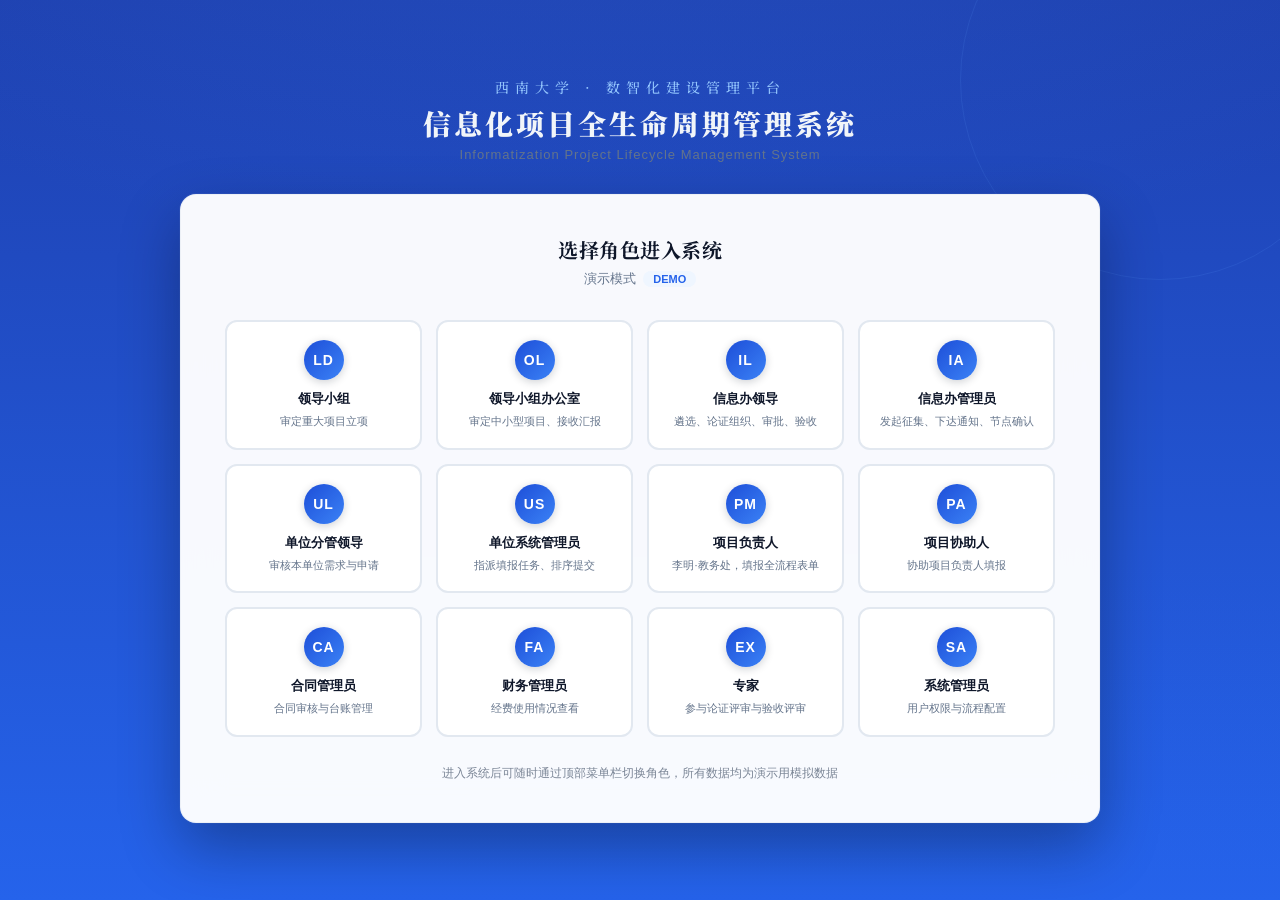
<file: my-project-code/demo/index.html>
<!DOCTYPE html>
<html lang="zh-CN">
<head>
  <meta charset="UTF-8">
  <title>信息化项目全生命周期管理系统 — 演示登录</title>
  <link rel="stylesheet" href="shared/style.css">
  <style>
    body {
      background: var(--primary);
      min-height: 100vh;
      display: flex;
      flex-direction: column;
      align-items: center;
      justify-content: center;
      position: relative;
      overflow: hidden;
    }
    /* Subtle geometric background pattern */
    body::before {
      content: '';
      position: fixed;
      inset: 0;
      background:
        radial-gradient(ellipse 80% 50% at 50% -20%, rgba(59,130,246,.2), transparent),
        radial-gradient(ellipse 60% 40% at 80% 100%, rgba(37,99,235,.1), transparent),
        linear-gradient(180deg, #1e40af 0%, #2563eb 100%);
      z-index: 0;
    }
    /* Floating geometric accents */
    body::after {
      content: '';
      position: fixed;
      top: -120px;
      right: -80px;
      width: 400px;
      height: 400px;
      border: 1px solid rgba(96,165,250,.12);
      border-radius: 50%;
      z-index: 0;
    }
    .login-wrapper {
      position: relative;
      z-index: 1;
      width: 920px;
      max-width: 95vw;
    }
    .sys-brand {
      text-align: center;
      margin-bottom: 32px;
      animation: brandEnter .6s ease both;
    }
    .sys-org {
      font-family: var(--font-display);
      font-size: 14px;
      font-weight: 500;
      color: #93c5fd;
      letter-spacing: 6px;
      text-transform: uppercase;
      margin-bottom: 8px;
    }
    .sys-name {
      font-family: var(--font-display);
      font-size: 28px;
      font-weight: 900;
      color: #f1f5f9;
      letter-spacing: 3px;
      line-height: 1.3;
    }
    .sys-name-sub {
      font-size: 13px;
      color: #64748b;
      margin-top: 6px;
      font-weight: 400;
      letter-spacing: 1px;
    }
    @keyframes brandEnter {
      from { opacity: 0; transform: translateY(-20px); }
      to { opacity: 1; transform: none; }
    }
    .login-box {
      background: rgba(255,255,255,.97);
      backdrop-filter: blur(20px);
      border-radius: 16px;
      padding: 40px 44px;
      border: 1px solid rgba(226,232,240,.5);
      box-shadow: 0 25px 60px rgba(0,0,0,.3), 0 0 0 1px rgba(255,255,255,.05);
      animation: boxEnter .5s ease .15s both;
    }
    @keyframes boxEnter {
      from { opacity: 0; transform: translateY(20px) scale(.98); }
      to { opacity: 1; transform: none; }
    }
    .login-title {
      text-align: center;
      margin-bottom: 6px;
      font-family: var(--font-display);
      font-size: 20px;
      font-weight: 700;
      color: var(--text-primary);
      letter-spacing: 0.5px;
    }
    .login-sub {
      text-align: center;
      margin-bottom: 32px;
      font-size: 13px;
      color: var(--text-secondary);
    }
    .login-sub span {
      display: inline-block;
      padding: 2px 10px;
      background: #eff6ff;
      color: var(--accent);
      border-radius: 12px;
      font-weight: 600;
      font-size: 11px;
      margin-left: 4px;
    }
    .role-grid {
      display: grid;
      grid-template-columns: repeat(4, 1fr);
      gap: 14px;
    }
    .role-card {
      border: 2px solid var(--border);
      border-radius: 12px;
      padding: 18px 14px;
      text-align: center;
      cursor: pointer;
      transition: all .25s cubic-bezier(.4,0,.2,1);
      background: #fff;
      position: relative;
      overflow: hidden;
    }
    .role-card::before {
      content: '';
      position: absolute;
      inset: 0;
      background: linear-gradient(135deg, rgba(37,99,235,.04), transparent);
      opacity: 0;
      transition: opacity .25s ease;
    }
    .role-card:hover {
      border-color: var(--accent);
      transform: translateY(-4px);
      box-shadow: 0 8px 25px rgba(37,99,235,.15), 0 2px 6px rgba(0,0,0,.06);
    }
    .role-card:hover::before { opacity: 1; }
    .role-card:active { transform: translateY(-2px); }
    .role-card .icon { margin-bottom: 10px; display: flex; justify-content: center; position: relative; z-index: 1; }
    .role-card .name {
      font-size: 13px;
      font-weight: 700;
      color: var(--text-primary);
      margin-bottom: 5px;
      position: relative; z-index: 1;
    }
    .role-card .desc {
      font-size: 11px;
      color: var(--text-secondary);
      line-height: 1.5;
      position: relative; z-index: 1;
    }
    /* Staggered entrance animation */
    .role-card { animation: cardFlyIn .4s ease both; }
    .role-card:nth-child(1)  { animation-delay: .2s; }
    .role-card:nth-child(2)  { animation-delay: .25s; }
    .role-card:nth-child(3)  { animation-delay: .3s; }
    .role-card:nth-child(4)  { animation-delay: .35s; }
    .role-card:nth-child(5)  { animation-delay: .4s; }
    .role-card:nth-child(6)  { animation-delay: .45s; }
    .role-card:nth-child(7)  { animation-delay: .5s; }
    .role-card:nth-child(8)  { animation-delay: .55s; }
    .role-card:nth-child(9)  { animation-delay: .6s; }
    .role-card:nth-child(10) { animation-delay: .65s; }
    .role-card:nth-child(11) { animation-delay: .7s; }
    .role-card:nth-child(12) { animation-delay: .75s; }
    @keyframes cardFlyIn {
      from { opacity: 0; transform: translateY(16px) scale(.95); }
      to { opacity: 1; transform: none; }
    }
    .demo-notice {
      margin-top: 28px;
      text-align: center;
      font-size: 12px;
      color: #475569;
      opacity: 0;
      animation: fadeUp .4s ease .9s both;
    }
    @keyframes fadeUp {
      from { opacity: 0; transform: translateY(8px); }
      to { opacity: .7; transform: none; }
    }
    @media (max-width: 700px) {
      .role-grid { grid-template-columns: repeat(2, 1fr); }
      .login-box { padding: 28px 20px; }
      .sys-name { font-size: 22px; }
    }
  </style>
  <script src="shared/data.js"></script>
</head>
<body>
  <div class="login-wrapper">
    <div class="sys-brand">
      <div class="sys-org">西南大学 · 数智化建设管理平台</div>
      <div class="sys-name">信息化项目全生命周期管理系统</div>
      <div class="sys-name-sub">Informatization Project Lifecycle Management System</div>
    </div>
    <div class="login-box">
      <div class="login-title">选择角色进入系统</div>
      <div class="login-sub">演示模式 <span>DEMO</span></div>
      <div class="role-grid" id="role-grid"></div>
      <div class="demo-notice">进入系统后可随时通过顶部菜单栏切换角色，所有数据均为演示用模拟数据</div>
    </div>
  </div>
  <script>
    const descs = { 'leadership-group':'审定重大项目立项','leadership-office':'审定中小型项目、接收汇报','info-leader':'遴选、论证组织、审批、验收','info-admin':'发起征集、下达通知、节点确认','unit-leader':'审核本单位需求与申请','unit-admin':'指派填报任务、排序提交','project-manager':'李明·教务处，填报全流程表单','project-assistant':'协助项目负责人填报','contract-admin':'合同审核与台账管理','finance-admin':'经费使用情况查看','expert':'参与论证评审与验收评审','sys-admin':'用户权限与流程配置' };
    const grid = document.getElementById('role-grid');
    DATA.roles.forEach(role => {
      const card = document.createElement('div');
      card.className = 'role-card';
      card.innerHTML = '<div class="icon"><span class="role-icon-badge">' + role.icon + '</span></div><div class="name">' + role.short + '</div><div class="desc">' + (descs[role.id] || '') + '</div>';
      card.onclick = () => { localStorage.setItem('currentRole', role.id); window.location.href = 'app.html#dashboard'; };
      grid.appendChild(card);
    });
  </script>
</body>
</html>
</file>
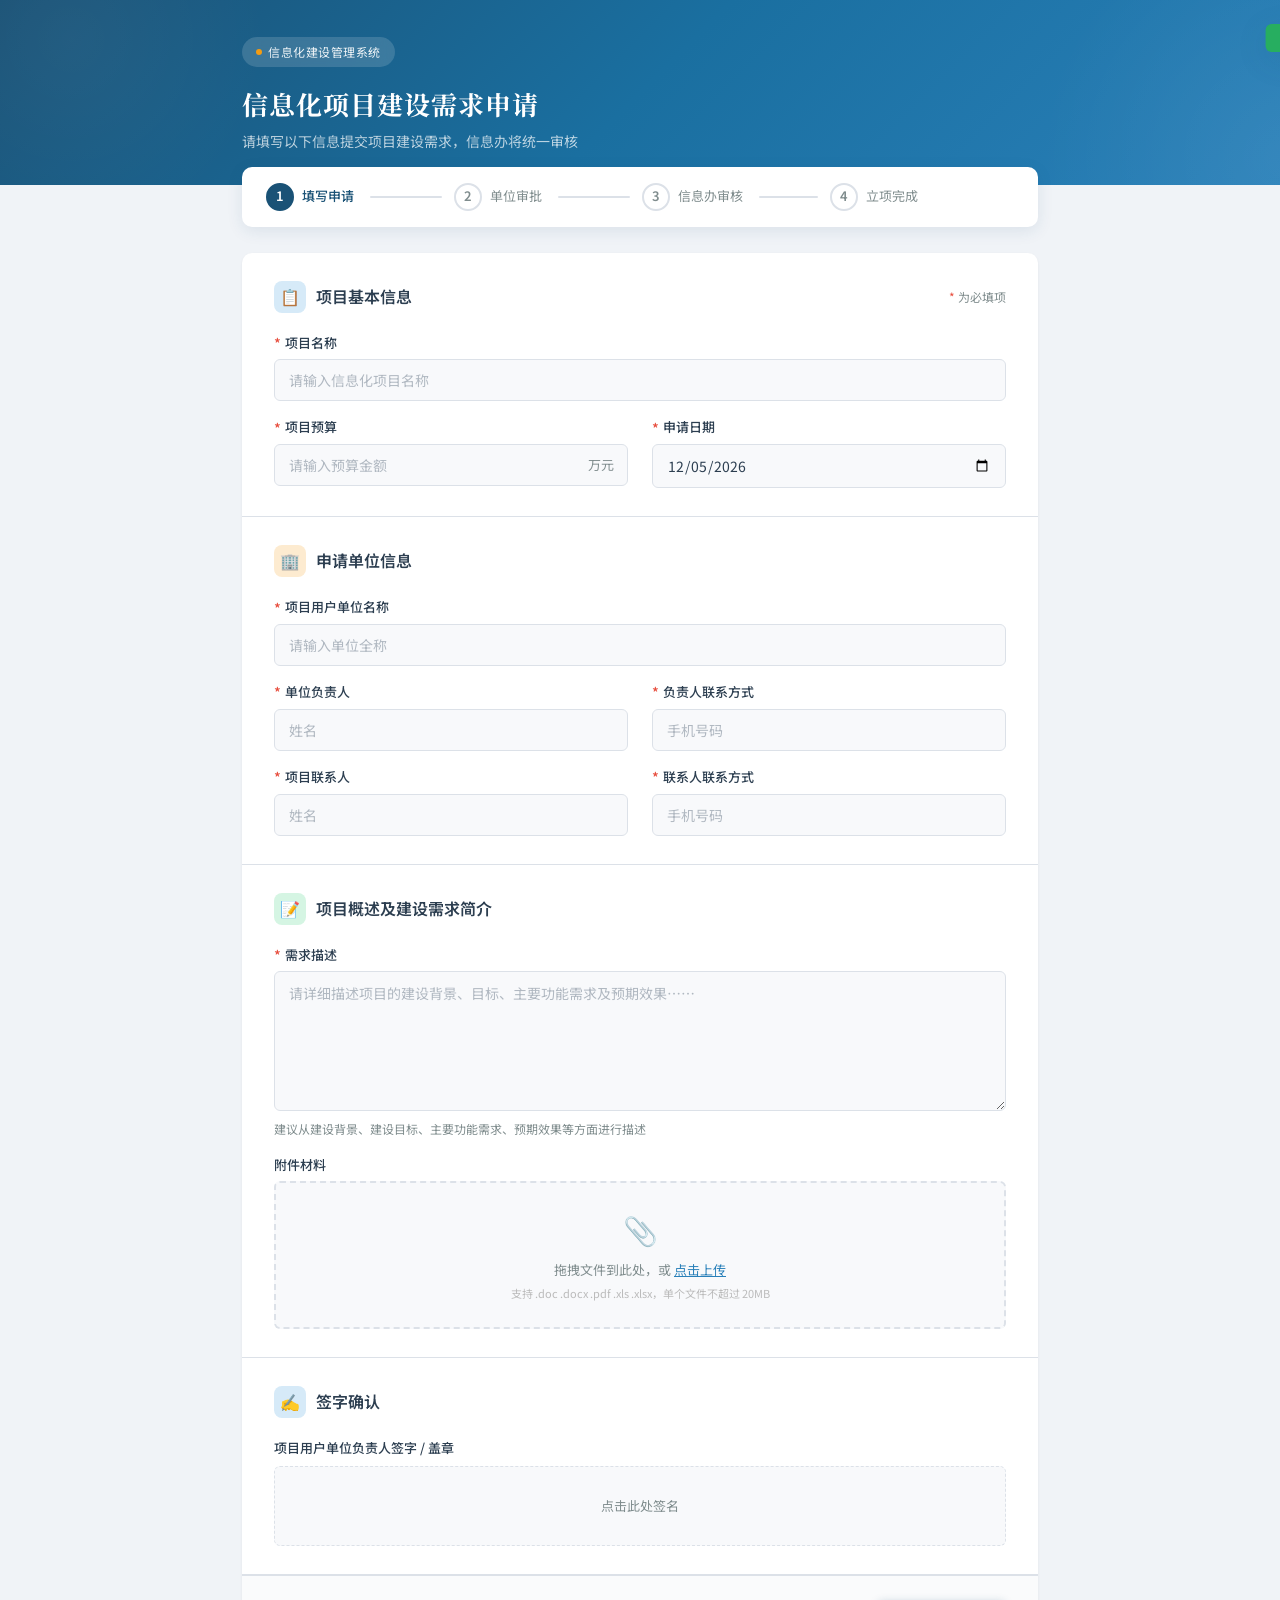
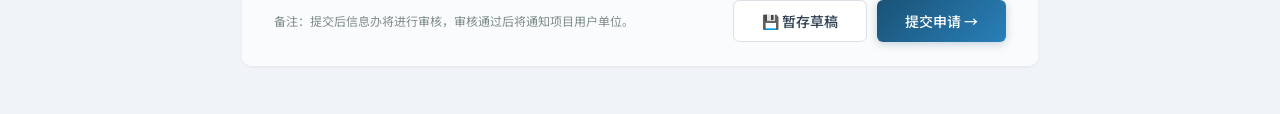
<file: my-project-wiki/raw/assets/project-application-form-1.html>
<!DOCTYPE html>
<html lang="zh-CN">
<head>
<meta charset="UTF-8">
<meta name="viewport" content="width=device-width, initial-scale=1.0">
<title>信息化项目建设需求申请</title>
<link href="https://fonts.googleapis.com/css2?family=Noto+Sans+SC:wght@300;400;500;600;700&family=Noto+Serif+SC:wght@600;700&display=swap" rel="stylesheet">
<style>
  :root {
    --primary: #1a5276;
    --primary-light: #2980b9;
    --primary-pale: #d6eaf8;
    --accent: #e67e22;
    --accent-light: #f39c12;
    --bg: #f0f3f7;
    --card: #ffffff;
    --text: #2c3e50;
    --text-secondary: #7f8c8d;
    --border: #dce1e8;
    --input-bg: #f8f9fb;
    --input-focus: #eaf2f8;
    --success: #27ae60;
    --danger: #e74c3c;
    --shadow-sm: 0 1px 3px rgba(0,0,0,0.06);
    --shadow-md: 0 4px 16px rgba(26,82,118,0.10);
    --shadow-lg: 0 8px 32px rgba(26,82,118,0.12);
    --radius: 10px;
    --radius-sm: 6px;
  }

  * { margin: 0; padding: 0; box-sizing: border-box; }

  body {
    font-family: 'Noto Sans SC', sans-serif;
    background: var(--bg);
    color: var(--text);
    min-height: 100vh;
    line-height: 1.6;
  }

  /* === Header === */
  .page-header {
    background: linear-gradient(135deg, var(--primary) 0%, #1a6fa0 50%, var(--primary-light) 100%);
    padding: 0;
    position: relative;
    overflow: hidden;
  }

  .page-header::before {
    content: '';
    position: absolute;
    top: -50%;
    right: -20%;
    width: 500px;
    height: 500px;
    background: radial-gradient(circle, rgba(255,255,255,0.06) 0%, transparent 70%);
    border-radius: 50%;
  }

  .page-header::after {
    content: '';
    position: absolute;
    bottom: -30%;
    left: -10%;
    width: 400px;
    height: 400px;
    background: radial-gradient(circle, rgba(255,255,255,0.04) 0%, transparent 70%);
    border-radius: 50%;
  }

  .header-inner {
    max-width: 860px;
    margin: 0 auto;
    padding: 36px 32px 32px;
    position: relative;
    z-index: 1;
  }

  .header-badge {
    display: inline-flex;
    align-items: center;
    gap: 6px;
    background: rgba(255,255,255,0.15);
    backdrop-filter: blur(8px);
    padding: 5px 14px;
    border-radius: 20px;
    font-size: 12px;
    color: rgba(255,255,255,0.9);
    margin-bottom: 16px;
    letter-spacing: 0.5px;
  }

  .header-badge .dot {
    width: 6px;
    height: 6px;
    background: var(--accent-light);
    border-radius: 50%;
    animation: pulse 2s infinite;
  }

  @keyframes pulse {
    0%, 100% { opacity: 1; }
    50% { opacity: 0.4; }
  }

  .page-header h1 {
    font-family: 'Noto Serif SC', serif;
    font-size: 26px;
    font-weight: 700;
    color: #fff;
    letter-spacing: 1px;
  }

  .page-header p {
    color: rgba(255,255,255,0.7);
    font-size: 14px;
    margin-top: 6px;
  }

  /* === Progress === */
  .progress-bar {
    max-width: 860px;
    margin: 0 auto;
    padding: 0 32px;
    transform: translateY(-18px);
    position: relative;
    z-index: 2;
  }

  .progress-track {
    background: var(--card);
    border-radius: var(--radius);
    padding: 16px 24px;
    box-shadow: var(--shadow-md);
    display: flex;
    align-items: center;
    gap: 4px;
  }

  .step {
    display: flex;
    align-items: center;
    gap: 8px;
    flex: 1;
    position: relative;
  }

  .step:not(:last-child)::after {
    content: '';
    flex: 1;
    height: 2px;
    background: var(--border);
    margin: 0 8px;
    border-radius: 1px;
    transition: background 0.4s;
  }

  .step.done:not(:last-child)::after {
    background: var(--success);
  }

  .step-num {
    width: 28px;
    height: 28px;
    border-radius: 50%;
    display: flex;
    align-items: center;
    justify-content: center;
    font-size: 13px;
    font-weight: 600;
    border: 2px solid var(--border);
    color: var(--text-secondary);
    background: #fff;
    flex-shrink: 0;
    transition: all 0.3s;
  }

  .step.active .step-num {
    border-color: var(--primary);
    background: var(--primary);
    color: #fff;
  }

  .step.done .step-num {
    border-color: var(--success);
    background: var(--success);
    color: #fff;
  }

  .step-label {
    font-size: 13px;
    color: var(--text-secondary);
    white-space: nowrap;
    transition: color 0.3s;
  }

  .step.active .step-label { color: var(--primary); font-weight: 500; }
  .step.done .step-label { color: var(--success); }

  /* === Form Card === */
  .form-container {
    max-width: 860px;
    margin: 8px auto 48px;
    padding: 0 32px;
  }

  .form-card {
    background: var(--card);
    border-radius: var(--radius);
    box-shadow: var(--shadow-sm);
    overflow: hidden;
  }

  .section {
    padding: 28px 32px;
    border-bottom: 1px solid var(--border);
    animation: fadeUp 0.5s ease both;
  }

  .section:last-child { border-bottom: none; }

  @keyframes fadeUp {
    from { opacity: 0; transform: translateY(12px); }
    to { opacity: 1; transform: translateY(0); }
  }

  .section:nth-child(2) { animation-delay: 0.05s; }
  .section:nth-child(3) { animation-delay: 0.1s; }
  .section:nth-child(4) { animation-delay: 0.15s; }

  .section-title {
    display: flex;
    align-items: center;
    gap: 10px;
    margin-bottom: 20px;
  }

  .section-icon {
    width: 32px;
    height: 32px;
    border-radius: 8px;
    display: flex;
    align-items: center;
    justify-content: center;
    font-size: 16px;
    flex-shrink: 0;
  }

  .section-icon.blue { background: var(--primary-pale); color: var(--primary); }
  .section-icon.orange { background: #fdebd0; color: var(--accent); }
  .section-icon.green { background: #d5f5e3; color: var(--success); }

  .section-title h2 {
    font-size: 16px;
    font-weight: 600;
    color: var(--text);
  }

  .section-title .required-hint {
    font-size: 12px;
    color: var(--text-secondary);
    font-weight: 400;
    margin-left: auto;
  }

  /* === Form Fields === */
  .field-grid {
    display: grid;
    grid-template-columns: 1fr 1fr;
    gap: 16px 24px;
  }

  .field-grid .full { grid-column: 1 / -1; }

  .field {
    display: flex;
    flex-direction: column;
    gap: 6px;
  }

  .field label {
    font-size: 13px;
    font-weight: 500;
    color: var(--text);
    display: flex;
    align-items: center;
    gap: 4px;
  }

  .field label .req {
    color: var(--danger);
    font-size: 14px;
    line-height: 1;
  }

  .field input,
  .field select,
  .field textarea {
    font-family: 'Noto Sans SC', sans-serif;
    font-size: 14px;
    padding: 10px 14px;
    border: 1.5px solid var(--border);
    border-radius: var(--radius-sm);
    background: var(--input-bg);
    color: var(--text);
    transition: all 0.2s;
    outline: none;
  }

  .field input:hover, .field select:hover, .field textarea:hover {
    border-color: #bdc3c7;
  }

  .field input:focus, .field select:focus, .field textarea:focus {
    border-color: var(--primary-light);
    background: var(--input-focus);
    box-shadow: 0 0 0 3px rgba(41,128,185,0.1);
  }

  .field input::placeholder, .field textarea::placeholder {
    color: #b0b8c1;
  }

  .field textarea {
    resize: vertical;
    min-height: 140px;
    line-height: 1.7;
  }

  .field .hint {
    font-size: 12px;
    color: var(--text-secondary);
    margin-top: 2px;
  }

  /* Date input */
  .field input[type="date"] {
    cursor: pointer;
  }

  /* Budget input wrapper */
  .input-suffix {
    position: relative;
  }

  .input-suffix input {
    width: 100%;
    padding-right: 42px;
  }

  .input-suffix .suffix {
    position: absolute;
    right: 14px;
    top: 50%;
    transform: translateY(-50%);
    font-size: 13px;
    color: var(--text-secondary);
    pointer-events: none;
  }

  /* File upload */
  .upload-area {
    border: 2px dashed var(--border);
    border-radius: var(--radius-sm);
    padding: 24px;
    text-align: center;
    cursor: pointer;
    transition: all 0.25s;
    background: var(--input-bg);
  }

  .upload-area:hover {
    border-color: var(--primary-light);
    background: var(--input-focus);
  }

  .upload-icon {
    font-size: 28px;
    margin-bottom: 8px;
    opacity: 0.5;
  }

  .upload-area p {
    font-size: 13px;
    color: var(--text-secondary);
  }

  .upload-area .browse {
    color: var(--primary-light);
    text-decoration: underline;
    cursor: pointer;
  }

  /* === Signature === */
  .signature-section {
    display: flex;
    align-items: center;
    justify-content: space-between;
    gap: 24px;
    flex-wrap: wrap;
  }

  .signature-box {
    flex: 1;
    min-width: 200px;
  }

  .signature-box label {
    font-size: 13px;
    font-weight: 500;
    color: var(--text);
    margin-bottom: 8px;
    display: block;
  }

  .signature-pad {
    height: 80px;
    border: 1.5px dashed var(--border);
    border-radius: var(--radius-sm);
    background: var(--input-bg);
    display: flex;
    align-items: center;
    justify-content: center;
    color: var(--text-secondary);
    font-size: 13px;
    cursor: pointer;
    transition: all 0.2s;
  }

  .signature-pad:hover {
    border-color: var(--primary-light);
    background: var(--input-focus);
  }

  /* === Footer Actions === */
  .form-actions {
    padding: 24px 32px;
    background: #fafbfc;
    border-top: 1px solid var(--border);
    display: flex;
    align-items: center;
    justify-content: space-between;
    gap: 12px;
    flex-wrap: wrap;
  }

  .form-note {
    font-size: 12px;
    color: var(--text-secondary);
    max-width: 360px;
    line-height: 1.5;
  }

  .btn-group {
    display: flex;
    gap: 10px;
  }

  .btn {
    font-family: 'Noto Sans SC', sans-serif;
    font-size: 14px;
    font-weight: 500;
    padding: 10px 28px;
    border-radius: var(--radius-sm);
    border: none;
    cursor: pointer;
    transition: all 0.2s;
    display: inline-flex;
    align-items: center;
    gap: 6px;
  }

  .btn-secondary {
    background: #fff;
    border: 1.5px solid var(--border);
    color: var(--text);
  }

  .btn-secondary:hover {
    border-color: #bdc3c7;
    background: #f8f9fa;
  }

  .btn-primary {
    background: linear-gradient(135deg, var(--primary) 0%, var(--primary-light) 100%);
    color: #fff;
    box-shadow: 0 2px 8px rgba(26,82,118,0.25);
  }

  .btn-primary:hover {
    box-shadow: 0 4px 16px rgba(26,82,118,0.35);
    transform: translateY(-1px);
  }

  .btn-primary:active {
    transform: translateY(0);
  }

  /* === Toast === */
  .toast {
    position: fixed;
    top: 24px;
    right: 24px;
    background: var(--success);
    color: #fff;
    padding: 14px 24px;
    border-radius: var(--radius-sm);
    font-size: 14px;
    font-weight: 500;
    box-shadow: var(--shadow-lg);
    transform: translateX(120%);
    transition: transform 0.4s cubic-bezier(0.22, 1, 0.36, 1);
    z-index: 999;
  }

  .toast.show {
    transform: translateX(0);
  }

  /* === Responsive === */
  @media (max-width: 640px) {
    .header-inner { padding: 24px 20px; }
    .page-header h1 { font-size: 20px; }
    .progress-bar { padding: 0 16px; }
    .progress-track { padding: 12px 16px; }
    .step-label { display: none; }
    .form-container { padding: 0 16px; }
    .section { padding: 20px; }
    .field-grid { grid-template-columns: 1fr; gap: 14px; }
    .form-actions { padding: 16px 20px; flex-direction: column; align-items: stretch; text-align: center; }
    .btn-group { justify-content: center; }
    .form-note { max-width: 100%; }
  }
</style>
</head>
<body>

<!-- Header -->
<header class="page-header">
  <div class="header-inner">
    <div class="header-badge">
      <span class="dot"></span>
      信息化建设管理系统
    </div>
    <h1>信息化项目建设需求申请</h1>
    <p>请填写以下信息提交项目建设需求，信息办将统一审核</p>
  </div>
</header>

<!-- Progress -->
<div class="progress-bar">
  <div class="progress-track">
    <div class="step active">
      <div class="step-num">1</div>
      <span class="step-label">填写申请</span>
    </div>
    <div class="step">
      <div class="step-num">2</div>
      <span class="step-label">单位审批</span>
    </div>
    <div class="step">
      <div class="step-num">3</div>
      <span class="step-label">信息办审核</span>
    </div>
    <div class="step">
      <div class="step-num">4</div>
      <span class="step-label">立项完成</span>
    </div>
  </div>
</div>

<!-- Form -->
<main class="form-container">
  <form class="form-card" id="appForm" onsubmit="return false;">

    <!-- Section 1: 项目基本信息 -->
    <div class="section">
      <div class="section-title">
        <div class="section-icon blue">📋</div>
        <h2>项目基本信息</h2>
        <span class="required-hint"><span style="color:var(--danger)">*</span> 为必填项</span>
      </div>
      <div class="field-grid">
        <div class="field full">
          <label><span class="req">*</span> 项目名称</label>
          <input type="text" placeholder="请输入信息化项目名称" required>
        </div>
        <div class="field">
          <label><span class="req">*</span> 项目预算</label>
          <div class="input-suffix">
            <input type="number" placeholder="请输入预算金额" min="0" step="0.01" required>
            <span class="suffix">万元</span>
          </div>
        </div>
        <div class="field">
          <label><span class="req">*</span> 申请日期</label>
          <input type="date" id="applyDate" required>
        </div>
      </div>
    </div>

    <!-- Section 2: 申请单位信息 -->
    <div class="section">
      <div class="section-title">
        <div class="section-icon orange">🏢</div>
        <h2>申请单位信息</h2>
      </div>
      <div class="field-grid">
        <div class="field full">
          <label><span class="req">*</span> 项目用户单位名称</label>
          <input type="text" placeholder="请输入单位全称" required>
        </div>
        <div class="field">
          <label><span class="req">*</span> 单位负责人</label>
          <input type="text" placeholder="姓名" required>
        </div>
        <div class="field">
          <label><span class="req">*</span> 负责人联系方式</label>
          <input type="tel" placeholder="手机号码" required>
        </div>
        <div class="field">
          <label><span class="req">*</span> 项目联系人</label>
          <input type="text" placeholder="姓名" required>
        </div>
        <div class="field">
          <label><span class="req">*</span> 联系人联系方式</label>
          <input type="tel" placeholder="手机号码" required>
        </div>
      </div>
    </div>

    <!-- Section 3: 项目概述 -->
    <div class="section">
      <div class="section-title">
        <div class="section-icon green">📝</div>
        <h2>项目概述及建设需求简介</h2>
      </div>
      <div class="field-grid">
        <div class="field full">
          <label><span class="req">*</span> 需求描述</label>
          <textarea placeholder="请详细描述项目的建设背景、目标、主要功能需求及预期效果……" required></textarea>
          <span class="hint">建议从建设背景、建设目标、主要功能需求、预期效果等方面进行描述</span>
        </div>
        <div class="field full">
          <label>附件材料</label>
          <div class="upload-area" id="uploadArea">
            <div class="upload-icon">📎</div>
            <p>拖拽文件到此处，或 <span class="browse">点击上传</span></p>
            <p style="font-size:11px;margin-top:4px;color:#bbb;">支持 .doc .docx .pdf .xls .xlsx，单个文件不超过 20MB</p>
          </div>
          <input type="file" id="fileInput" hidden multiple accept=".doc,.docx,.pdf,.xls,.xlsx">
        </div>
      </div>
    </div>

    <!-- Section 4: 签章 -->
    <div class="section">
      <div class="section-title">
        <div class="section-icon blue">✍️</div>
        <h2>签字确认</h2>
      </div>
      <div class="signature-section">
        <div class="signature-box">
          <label>项目用户单位负责人签字 / 盖章</label>
          <div class="signature-pad" id="sigPad">点击此处签名</div>
        </div>
      </div>
    </div>

    <!-- Actions -->
    <div class="form-actions">
      <div class="form-note">
        备注：提交后信息办将进行审核，审核通过后将通知项目用户单位。
      </div>
      <div class="btn-group">
        <button type="button" class="btn btn-secondary" onclick="saveDraft()">💾 暂存草稿</button>
        <button type="submit" class="btn btn-primary" onclick="submitForm()">提交申请 →</button>
      </div>
    </div>
  </form>
</main>

<!-- Toast -->
<div class="toast" id="toast"></div>

<script>
  // Set today as default date
  document.getElementById('applyDate').valueAsDate = new Date();

  // File upload interaction
  const uploadArea = document.getElementById('uploadArea');
  const fileInput = document.getElementById('fileInput');

  uploadArea.addEventListener('click', () => fileInput.click());
  uploadArea.addEventListener('dragover', e => {
    e.preventDefault();
    uploadArea.style.borderColor = 'var(--primary-light)';
    uploadArea.style.background = 'var(--input-focus)';
  });
  uploadArea.addEventListener('dragleave', () => {
    uploadArea.style.borderColor = '';
    uploadArea.style.background = '';
  });
  uploadArea.addEventListener('drop', e => {
    e.preventDefault();
    uploadArea.style.borderColor = '';
    uploadArea.style.background = '';
    handleFiles(e.dataTransfer.files);
  });
  fileInput.addEventListener('change', () => handleFiles(fileInput.files));

  function handleFiles(files) {
    if (!files.length) return;
    const names = Array.from(files).map(f => f.name).join('、');
    uploadArea.innerHTML = `
      <div class="upload-icon">✅</div>
      <p style="color:var(--success);font-weight:500;">已选择 ${files.length} 个文件</p>
      <p style="font-size:12px;margin-top:4px;color:var(--text-secondary);">${names}</p>
    `;
  }

  // Signature pad placeholder
  document.getElementById('sigPad').addEventListener('click', function() {
    this.innerHTML = '<span style="font-family:cursive;font-size:20px;color:var(--primary);">已签名 ✓</span>';
    this.style.borderColor = 'var(--success)';
    this.style.background = '#f0faf4';
  });

  // Toast
  function showToast(msg, color) {
    const t = document.getElementById('toast');
    t.textContent = msg;
    t.style.background = color || 'var(--success)';
    t.classList.add('show');
    setTimeout(() => t.classList.remove('show'), 2500);
  }

  function saveDraft() {
    showToast('✓ 草稿已暂存', '#7f8c8d');
  }

  function submitForm() {
    const form = document.getElementById('appForm');
    const inputs = form.querySelectorAll('[required]');
    let valid = true;
    inputs.forEach(inp => {
      if (!inp.value.trim()) {
        inp.style.borderColor = 'var(--danger)';
        inp.style.background = '#fef5f5';
        valid = false;
        inp.addEventListener('input', function fix() {
          inp.style.borderColor = '';
          inp.style.background = '';
          inp.removeEventListener('input', fix);
        }, { once: true });
      }
    });
    if (!valid) {
      showToast('⚠ 请填写所有必填项', 'var(--danger)');
      return;
    }
    // Advance progress
    document.querySelectorAll('.step')[0].classList.remove('active');
    document.querySelectorAll('.step')[0].classList.add('done');
    document.querySelectorAll('.step')[0].querySelector('.step-num').textContent = '✓';
    document.querySelectorAll('.step')[1].classList.add('active');
    showToast('✓ 申请已提交，等待单位审批');
  }
</script>
</body>
</html>
</file>
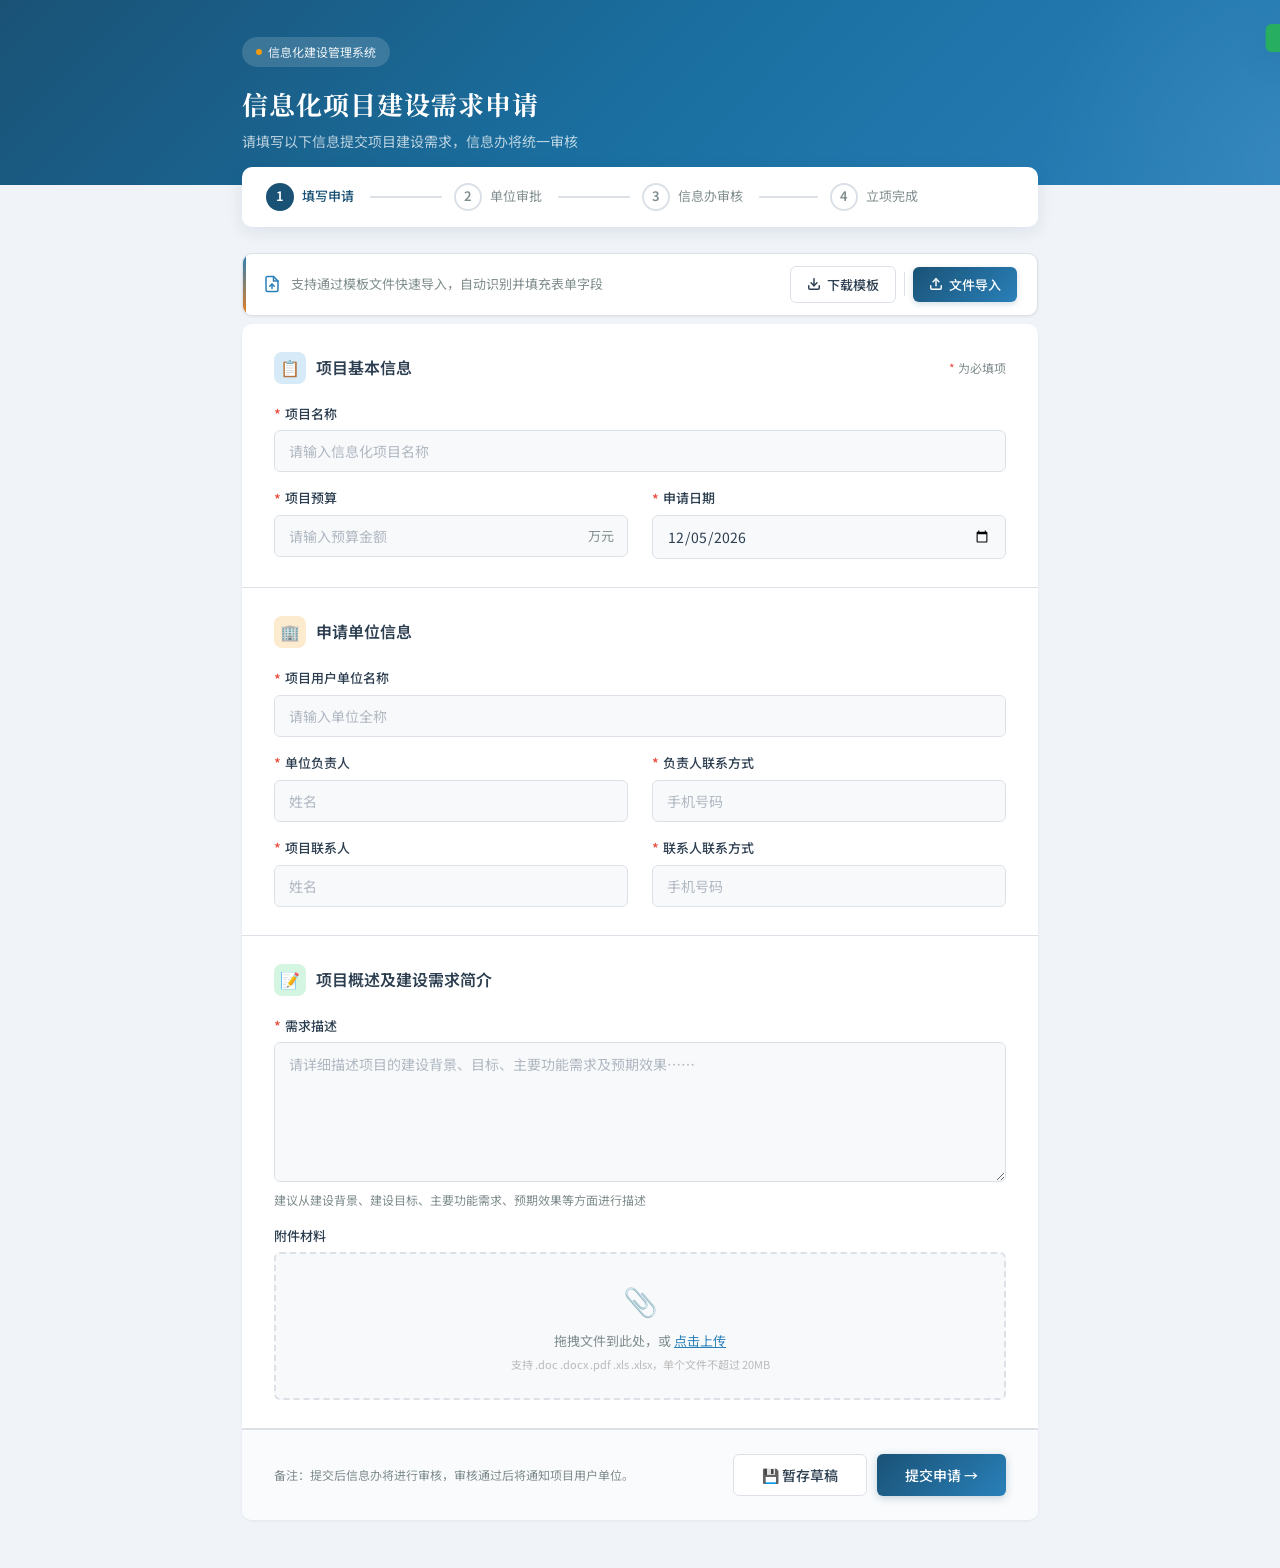
<file: my-project-wiki/raw/assets/project-application-form-2.html>
<!DOCTYPE html>
<html lang="zh-CN">
<head>
<meta charset="UTF-8">
<meta name="viewport" content="width=device-width, initial-scale=1.0">
<title>信息化项目建设需求申请</title>
<link href="https://fonts.googleapis.com/css2?family=Noto+Sans+SC:wght@300;400;500;600;700&family=Noto+Serif+SC:wght@600;700&display=swap" rel="stylesheet">
<style>
  :root {
    --primary: #1a5276;
    --primary-light: #2980b9;
    --primary-pale: #d6eaf8;
    --accent: #e67e22;
    --accent-light: #f39c12;
    --bg: #f0f3f7;
    --card: #ffffff;
    --text: #2c3e50;
    --text-secondary: #7f8c8d;
    --border: #dce1e8;
    --input-bg: #f8f9fb;
    --input-focus: #eaf2f8;
    --success: #27ae60;
    --danger: #e74c3c;
    --warning: #f39c12;
    --shadow-sm: 0 1px 3px rgba(0,0,0,0.06);
    --shadow-md: 0 4px 16px rgba(26,82,118,0.10);
    --shadow-lg: 0 8px 32px rgba(26,82,118,0.12);
    --radius: 10px;
    --radius-sm: 6px;
  }
  * { margin:0; padding:0; box-sizing:border-box; }
  body { font-family:'Noto Sans SC',sans-serif; background:var(--bg); color:var(--text); min-height:100vh; line-height:1.6; }

  /* ── Header ── */
  .page-header {
    background: linear-gradient(135deg, var(--primary) 0%, #1a6fa0 50%, var(--primary-light) 100%);
    position: relative; overflow: hidden;
  }
  .page-header::before {
    content:''; position:absolute; top:-50%; right:-20%; width:500px; height:500px;
    background:radial-gradient(circle,rgba(255,255,255,.06) 0%,transparent 70%); border-radius:50%;
  }
  .header-inner { max-width:860px; margin:0 auto; padding:36px 32px 32px; position:relative; z-index:1; }
  .header-badge {
    display:inline-flex; align-items:center; gap:6px;
    background:rgba(255,255,255,.15); backdrop-filter:blur(8px);
    padding:5px 14px; border-radius:20px; font-size:12px; color:rgba(255,255,255,.9); margin-bottom:16px;
  }
  .header-badge .dot { width:6px; height:6px; background:var(--accent-light); border-radius:50%; animation:pulse 2s infinite; }
  @keyframes pulse { 0%,100%{opacity:1} 50%{opacity:.4} }
  .page-header h1 { font-family:'Noto Serif SC',serif; font-size:26px; font-weight:700; color:#fff; letter-spacing:1px; }
  .page-header p { color:rgba(255,255,255,.7); font-size:14px; margin-top:6px; }

  /* ── Progress ── */
  .progress-bar { max-width:860px; margin:0 auto; padding:0 32px; transform:translateY(-18px); position:relative; z-index:2; }
  .progress-track { background:var(--card); border-radius:var(--radius); padding:16px 24px; box-shadow:var(--shadow-md); display:flex; align-items:center; gap:4px; }
  .step { display:flex; align-items:center; gap:8px; flex:1; }
  .step:not(:last-child)::after { content:''; flex:1; height:2px; background:var(--border); margin:0 8px; border-radius:1px; transition:background .4s; }
  .step.done:not(:last-child)::after { background:var(--success); }
  .step-num {
    width:28px; height:28px; border-radius:50%; display:flex; align-items:center; justify-content:center;
    font-size:13px; font-weight:600; border:2px solid var(--border); color:var(--text-secondary); background:#fff; flex-shrink:0; transition:all .3s;
  }
  .step.active .step-num { border-color:var(--primary); background:var(--primary); color:#fff; }
  .step.done .step-num { border-color:var(--success); background:var(--success); color:#fff; }
  .step-label { font-size:13px; color:var(--text-secondary); white-space:nowrap; }
  .step.active .step-label { color:var(--primary); font-weight:500; }
  .step.done .step-label { color:var(--success); }

  /* ── Import Toolbar ── */
  .import-toolbar { max-width:860px; margin:8px auto 0; padding:0 32px; }
  .toolbar-card {
    background:var(--card); border-radius:var(--radius); box-shadow:var(--shadow-sm);
    padding:12px 20px; display:flex; align-items:center; justify-content:space-between; gap:12px;
    border:1.5px solid var(--border); position:relative; overflow:hidden;
  }
  .toolbar-card::before { content:''; position:absolute; left:0; top:0; bottom:0; width:3px; background:linear-gradient(180deg,var(--primary-light),var(--accent)); border-radius:3px 0 0 3px; }
  .toolbar-left { display:flex; align-items:center; gap:10px; font-size:13px; color:var(--text-secondary); }
  .toolbar-left svg { flex-shrink:0; color:var(--primary-light); }
  .toolbar-right { display:flex; align-items:center; gap:8px; flex-shrink:0; }
  .tb {
    font-family:'Noto Sans SC',sans-serif; font-size:13px; font-weight:500;
    padding:8px 16px; border-radius:var(--radius-sm); border:none; cursor:pointer;
    transition:all .2s; display:inline-flex; align-items:center; gap:6px; white-space:nowrap;
  }
  .tb-import { background:linear-gradient(135deg,var(--primary),var(--primary-light)); color:#fff; box-shadow:0 2px 6px rgba(26,82,118,.2); }
  .tb-import:hover { box-shadow:0 3px 12px rgba(26,82,118,.3); transform:translateY(-1px); }
  .tb-download { background:#fff; border:1.5px solid var(--border); color:var(--text); }
  .tb-download:hover { border-color:var(--accent); color:var(--accent); background:#fffaf5; }
  .tb-divider { width:1px; height:24px; background:var(--border); }

  /* ── Modal ── */
  .modal-overlay {
    position:fixed; inset:0; background:rgba(0,0,0,.45); backdrop-filter:blur(4px);
    z-index:1000; display:none; align-items:center; justify-content:center; padding:24px;
  }
  .modal-overlay.active { display:flex; animation:fadeIn .25s ease; }
  @keyframes fadeIn { from{opacity:0} to{opacity:1} }
  .modal {
    background:var(--card); border-radius:14px; box-shadow:0 20px 60px rgba(0,0,0,.2);
    width:100%; max-width:540px; overflow:hidden; animation:slideUp .35s cubic-bezier(.22,1,.36,1);
  }
  @keyframes slideUp { from{opacity:0;transform:translateY(24px) scale(.97)} to{opacity:1;transform:translateY(0) scale(1)} }
  .modal-hd { padding:20px 24px 16px; display:flex; align-items:center; justify-content:space-between; border-bottom:1px solid var(--border); }
  .modal-hd h3 { font-size:16px; font-weight:600; display:flex; align-items:center; gap:8px; }
  .modal-x {
    width:32px; height:32px; border-radius:8px; border:none; background:transparent;
    cursor:pointer; font-size:18px; color:var(--text-secondary); display:flex; align-items:center; justify-content:center;
  }
  .modal-x:hover { background:var(--input-bg); color:var(--text); }
  .modal-bd { padding:24px; max-height:65vh; overflow-y:auto; }

  /* drop zone */
  .import-drop {
    border:2px dashed var(--border); border-radius:var(--radius); padding:36px 24px;
    text-align:center; cursor:pointer; transition:all .25s; background:var(--input-bg);
  }
  .import-drop:hover,.import-drop.dragover { border-color:var(--primary-light); background:var(--input-focus); }
  .import-drop .di { font-size:40px; margin-bottom:12px; opacity:.5; }
  .import-drop h4 { font-size:15px; font-weight:500; margin-bottom:6px; }
  .import-drop p { font-size:13px; color:var(--text-secondary); }
  .import-drop .bl { color:var(--primary-light); text-decoration:underline; cursor:pointer; }
  .import-drop .fh { font-size:11px; color:#bbb; margin-top:8px; }

  /* selected file */
  .file-selected {
    display:none; padding:12px 16px; background:#f8faf8; border:1px solid #d5f5e3;
    border-radius:var(--radius-sm); margin-bottom:18px; align-items:center; gap:12px;
  }
  .file-selected.active { display:flex; }
  .file-selected .fs-icon { font-size:22px; flex-shrink:0; }
  .file-selected .fs-info { flex:1; }
  .file-selected .fs-name { font-size:13px; font-weight:500; }
  .file-selected .fs-size { font-size:11px; color:var(--text-secondary); }
  .file-selected .fs-remove {
    width:26px; height:26px; border-radius:6px; border:none; background:transparent;
    cursor:pointer; font-size:13px; color:var(--text-secondary); display:flex; align-items:center; justify-content:center;
  }
  .file-selected .fs-remove:hover { background:#fce4e4; color:var(--danger); }

  /* validation steps */
  .val-flow { display:none; }
  .val-flow.active { display:block; }
  .vs { display:flex; align-items:flex-start; gap:12px; padding:12px 0; position:relative; }
  .vs:not(:last-child)::after { content:''; position:absolute; left:15px; top:44px; bottom:0; width:2px; background:#eee; }
  .vi {
    width:32px; height:32px; border-radius:50%; display:flex; align-items:center; justify-content:center;
    font-size:13px; flex-shrink:0; transition:all .3s; position:relative; z-index:1; font-weight:600;
  }
  .vi.pending { background:#f0f0f0; color:#ccc; }
  .vi.running { background:var(--primary-pale); color:var(--primary-light); }
  .vi.running::after {
    content:''; position:absolute; inset:-3px; border-radius:50%;
    border:2px solid transparent; border-top-color:var(--primary-light);
    animation:spin .8s linear infinite;
  }
  @keyframes spin { to{transform:rotate(360deg)} }
  .vi.pass { background:#d5f5e3; color:var(--success); }
  .vi.fail { background:#fce4e4; color:var(--danger); }
  .vinfo { flex:1; padding-top:5px; }
  .vinfo .vt { font-size:14px; font-weight:500; margin-bottom:2px; }
  .vinfo .vd { font-size:12px; color:var(--text-secondary); }
  .vinfo .ve {
    font-size:12px; color:var(--danger); margin-top:6px;
    background:#fef5f5; padding:8px 12px; border-radius:4px; border-left:3px solid var(--danger); line-height:1.6;
  }
  .vinfo .ve b { font-weight:600; }

  /* fill preview */
  .fill-preview { display:none; margin-top:16px; background:#f8faf8; border:1px solid #d5f5e3; border-radius:var(--radius-sm); padding:16px 18px; }
  .fill-preview.active { display:block; animation:fadeIn .3s ease; }
  .fill-preview h4 { font-size:14px; font-weight:600; color:var(--success); margin-bottom:12px; display:flex; align-items:center; gap:6px; }
  .fi { display:flex; align-items:baseline; gap:8px; padding:5px 0; font-size:13px; border-bottom:1px dashed #e8f5e8; }
  .fi:last-child { border-bottom:none; }
  .fi .fl { color:var(--text-secondary); min-width:100px; flex-shrink:0; }
  .fi .fv { color:var(--text); font-weight:500; word-break:break-all; }

  .modal-ft { padding:16px 24px; border-top:1px solid var(--border); display:flex; justify-content:flex-end; gap:8px; background:#fafbfc; }
  .mbtn {
    font-family:'Noto Sans SC',sans-serif; font-size:13px; font-weight:500;
    padding:8px 20px; border-radius:var(--radius-sm); border:none; cursor:pointer; transition:all .2s;
    display:inline-flex; align-items:center; gap:5px;
  }
  .mbtn-cancel { background:#fff; border:1.5px solid var(--border); color:var(--text); }
  .mbtn-cancel:hover { background:var(--input-bg); }
  .mbtn-ok { background:linear-gradient(135deg,var(--success),#2ecc71); color:#fff; box-shadow:0 2px 6px rgba(39,174,96,.25); }
  .mbtn-ok:hover { box-shadow:0 3px 12px rgba(39,174,96,.35); transform:translateY(-1px); }
  .mbtn-ok:disabled { opacity:.45; pointer-events:none; transform:none; }
  .mbtn-retry { background:linear-gradient(135deg,var(--accent),var(--accent-light)); color:#fff; }
  .mbtn-retry:hover { transform:translateY(-1px); }

  /* ── Form ── */
  .form-container { max-width:860px; margin:8px auto 48px; padding:0 32px; }
  .form-card { background:var(--card); border-radius:var(--radius); box-shadow:var(--shadow-sm); overflow:hidden; }
  .section { padding:28px 32px; border-bottom:1px solid var(--border); animation:fadeUp .5s ease both; }
  .section:last-child { border-bottom:none; }
  @keyframes fadeUp { from{opacity:0;transform:translateY(12px)} to{opacity:1;transform:translateY(0)} }
  .section:nth-child(2){animation-delay:.05s} .section:nth-child(3){animation-delay:.1s} .section:nth-child(4){animation-delay:.15s}
  .section-title { display:flex; align-items:center; gap:10px; margin-bottom:20px; }
  .section-icon { width:32px; height:32px; border-radius:8px; display:flex; align-items:center; justify-content:center; font-size:16px; flex-shrink:0; }
  .section-icon.blue { background:var(--primary-pale); color:var(--primary); }
  .section-icon.orange { background:#fdebd0; color:var(--accent); }
  .section-icon.green { background:#d5f5e3; color:var(--success); }
  .section-title h2 { font-size:16px; font-weight:600; }
  .section-title .required-hint { font-size:12px; color:var(--text-secondary); font-weight:400; margin-left:auto; }
  .field-grid { display:grid; grid-template-columns:1fr 1fr; gap:16px 24px; }
  .field-grid .full { grid-column:1/-1; }
  .field { display:flex; flex-direction:column; gap:6px; }
  .field label { font-size:13px; font-weight:500; display:flex; align-items:center; gap:4px; }
  .field label .req { color:var(--danger); font-size:14px; line-height:1; }
  .field input,.field select,.field textarea {
    font-family:'Noto Sans SC',sans-serif; font-size:14px; padding:10px 14px;
    border:1.5px solid var(--border); border-radius:var(--radius-sm); background:var(--input-bg);
    color:var(--text); transition:all .2s; outline:none;
  }
  .field input:hover,.field select:hover,.field textarea:hover { border-color:#bdc3c7; }
  .field input:focus,.field select:focus,.field textarea:focus { border-color:var(--primary-light); background:var(--input-focus); box-shadow:0 0 0 3px rgba(41,128,185,.1); }
  .field input::placeholder,.field textarea::placeholder { color:#b0b8c1; }
  .field textarea { resize:vertical; min-height:140px; line-height:1.7; }
  .field .hint { font-size:12px; color:var(--text-secondary); margin-top:2px; }
  .input-suffix { position:relative; }
  .input-suffix input { width:100%; padding-right:42px; }
  .input-suffix .suffix { position:absolute; right:14px; top:50%; transform:translateY(-50%); font-size:13px; color:var(--text-secondary); pointer-events:none; }

  @keyframes fillFlash {
    0%   { background:#c8f7d5; border-color:var(--success); box-shadow:0 0 0 3px rgba(39,174,96,.15); }
    100% { background:var(--input-bg); border-color:var(--border); box-shadow:none; }
  }
  .field-filled { animation:fillFlash 1.8s ease forwards; }

  .upload-area {
    border:2px dashed var(--border); border-radius:var(--radius-sm); padding:24px;
    text-align:center; cursor:pointer; transition:all .25s; background:var(--input-bg);
  }
  .upload-area:hover { border-color:var(--primary-light); background:var(--input-focus); }
  .upload-icon { font-size:28px; margin-bottom:8px; opacity:.5; }
  .upload-area p { font-size:13px; color:var(--text-secondary); }
  .upload-area .browse { color:var(--primary-light); text-decoration:underline; cursor:pointer; }

  .form-actions {
    padding:24px 32px; background:#fafbfc; border-top:1px solid var(--border);
    display:flex; align-items:center; justify-content:space-between; gap:12px; flex-wrap:wrap;
  }
  .form-note { font-size:12px; color:var(--text-secondary); max-width:360px; line-height:1.5; }
  .btn-group { display:flex; gap:10px; }
  .btn {
    font-family:'Noto Sans SC',sans-serif; font-size:14px; font-weight:500;
    padding:10px 28px; border-radius:var(--radius-sm); border:none; cursor:pointer;
    transition:all .2s; display:inline-flex; align-items:center; gap:6px;
  }
  .btn-secondary { background:#fff; border:1.5px solid var(--border); color:var(--text); }
  .btn-secondary:hover { border-color:#bdc3c7; background:#f8f9fa; }
  .btn-primary { background:linear-gradient(135deg,var(--primary),var(--primary-light)); color:#fff; box-shadow:0 2px 8px rgba(26,82,118,.25); }
  .btn-primary:hover { box-shadow:0 4px 16px rgba(26,82,118,.35); transform:translateY(-1px); }

  .toast {
    position:fixed; top:24px; right:24px; background:var(--success); color:#fff;
    padding:14px 24px; border-radius:var(--radius-sm); font-size:14px; font-weight:500;
    box-shadow:var(--shadow-lg); transform:translateX(120%); transition:transform .4s cubic-bezier(.22,1,.36,1); z-index:1999;
  }
  .toast.show { transform:translateX(0); }

  @media(max-width:640px){
    .header-inner{padding:24px 20px} .page-header h1{font-size:20px}
    .progress-bar,.import-toolbar,.form-container{padding:0 16px}
    .step-label{display:none} .section{padding:20px}
    .field-grid{grid-template-columns:1fr;gap:14px}
    .form-actions{padding:16px 20px;flex-direction:column;align-items:stretch;text-align:center}
    .btn-group{justify-content:center} .form-note{max-width:100%}
    .toolbar-card{flex-wrap:wrap} .toolbar-left{font-size:12px}
  }
</style>
</head>
<body>

<!-- Header -->
<header class="page-header">
  <div class="header-inner">
    <div class="header-badge"><span class="dot"></span>信息化建设管理系统</div>
    <h1>信息化项目建设需求申请</h1>
    <p>请填写以下信息提交项目建设需求，信息办将统一审核</p>
  </div>
</header>

<!-- Progress -->
<div class="progress-bar">
  <div class="progress-track">
    <div class="step active"><div class="step-num">1</div><span class="step-label">填写申请</span></div>
    <div class="step"><div class="step-num">2</div><span class="step-label">单位审批</span></div>
    <div class="step"><div class="step-num">3</div><span class="step-label">信息办审核</span></div>
    <div class="step"><div class="step-num">4</div><span class="step-label">立项完成</span></div>
  </div>
</div>

<!-- ★ Import Toolbar ★ -->
<div class="import-toolbar">
  <div class="toolbar-card">
    <div class="toolbar-left">
      <svg width="18" height="18" viewBox="0 0 24 24" fill="none" stroke="currentColor" stroke-width="2" stroke-linecap="round" stroke-linejoin="round"><path d="M14 2H6a2 2 0 0 0-2 2v16a2 2 0 0 0 2 2h12a2 2 0 0 0 2-2V8z"/><polyline points="14 2 14 8 20 8"/><line x1="12" y1="18" x2="12" y2="12"/><polyline points="9 15 12 12 15 15"/></svg>
      <span>支持通过模板文件快速导入，自动识别并填充表单字段</span>
    </div>
    <div class="toolbar-right">
      <button class="tb tb-download" onclick="downloadTemplate()">
        <svg width="14" height="14" viewBox="0 0 24 24" fill="none" stroke="currentColor" stroke-width="2.5" stroke-linecap="round" stroke-linejoin="round"><path d="M21 15v4a2 2 0 0 1-2 2H5a2 2 0 0 1-2-2v-4"/><polyline points="7 10 12 15 17 10"/><line x1="12" y1="15" x2="12" y2="3"/></svg>
        下载模板
      </button>
      <div class="tb-divider"></div>
      <button class="tb tb-import" onclick="openImportModal()">
        <svg width="14" height="14" viewBox="0 0 24 24" fill="none" stroke="currentColor" stroke-width="2.5" stroke-linecap="round" stroke-linejoin="round"><path d="M21 15v4a2 2 0 0 1-2 2H5a2 2 0 0 1-2-2v-4"/><polyline points="17 8 12 3 7 8"/><line x1="12" y1="3" x2="12" y2="15"/></svg>
        文件导入
      </button>
    </div>
  </div>
</div>

<!-- ★ Import Modal ★ -->
<div class="modal-overlay" id="importModal">
  <div class="modal">
    <div class="modal-hd">
      <h3>📄 导入申请表文件</h3>
      <button class="modal-x" onclick="closeModal()">✕</button>
    </div>
    <div class="modal-bd">
      <!-- Phase 1: Upload -->
      <div id="phase-upload">
        <div class="import-drop" id="importDrop">
          <div class="di">📂</div>
          <h4>选择模板文件</h4>
          <p>拖拽文件到此处，或 <span class="bl">点击浏览</span></p>
          <p class="fh">仅支持《西南大学信息化项目建设需求申请表》模板（.docx / .doc）</p>
        </div>
        <input type="file" id="importFileInput" hidden accept=".doc,.docx,.pdf,.xlsx,.txt">
      </div>

      <!-- Phase 2: Validation -->
      <div id="phase-validate" class="val-flow">
        <div class="file-selected" id="fileInfo">
          <div class="fs-icon">📄</div>
          <div class="fs-info">
            <div class="fs-name" id="fileName">—</div>
            <div class="fs-size" id="fileSize">—</div>
          </div>
          <button class="fs-remove" title="移除" onclick="resetImport()">✕</button>
        </div>

        <div class="vs" id="vs1">
          <div class="vi pending" id="vi1">①</div>
          <div class="vinfo">
            <div class="vt">文件格式校验</div>
            <div class="vd">检查文件类型是否为支持的 .docx / .doc 格式</div>
            <div class="ve" id="ve1" style="display:none"></div>
          </div>
        </div>
        <div class="vs" id="vs2">
          <div class="vi pending" id="vi2">②</div>
          <div class="vinfo">
            <div class="vt">模板结构识别</div>
            <div class="vd">校验表格结构是否符合标准《建设需求申请表》模板（7行表格、含项目名称/预算/单位等标准字段）</div>
            <div class="ve" id="ve2" style="display:none"></div>
          </div>
        </div>
        <div class="vs" id="vs3">
          <div class="vi pending" id="vi3">③</div>
          <div class="vinfo">
            <div class="vt">字段内容提取</div>
            <div class="vd">读取模板中已填写的各项字段数据</div>
          </div>
        </div>
        <div class="vs" id="vs4">
          <div class="vi pending" id="vi4">④</div>
          <div class="vinfo">
            <div class="vt">数据映射就绪</div>
            <div class="vd">将提取内容映射到表单对应字段，准备自动填入</div>
          </div>
        </div>

        <div class="fill-preview" id="fillPreview">
          <h4>✅ 识别完成 — 以下内容将自动填入表单</h4>
          <div class="fi"><span class="fl">项目名称</span><span class="fv" id="pv-name">—</span></div>
          <div class="fi"><span class="fl">项目预算</span><span class="fv" id="pv-budget">—</span></div>
          <div class="fi"><span class="fl">申请日期</span><span class="fv" id="pv-date">—</span></div>
          <div class="fi"><span class="fl">用户单位</span><span class="fv" id="pv-unit">—</span></div>
          <div class="fi"><span class="fl">单位负责人</span><span class="fv" id="pv-head">—</span></div>
          <div class="fi"><span class="fl">负责人电话</span><span class="fv" id="pv-headtel">—</span></div>
          <div class="fi"><span class="fl">联系人</span><span class="fv" id="pv-contact">—</span></div>
          <div class="fi"><span class="fl">联系人电话</span><span class="fv" id="pv-contacttel">—</span></div>
          <div class="fi"><span class="fl">需求简介</span><span class="fv" id="pv-desc">—</span></div>
        </div>
      </div>
    </div>

    <div class="modal-ft" id="modalFooter">
      <button class="mbtn mbtn-cancel" onclick="closeModal()">取消</button>
      <button class="mbtn mbtn-ok" id="btnConfirmFill" disabled onclick="confirmFill()">确认填入</button>
    </div>
  </div>
</div>

<!-- Form -->
<main class="form-container">
  <form class="form-card" id="appForm" onsubmit="return false;">
    <div class="section">
      <div class="section-title">
        <div class="section-icon blue">📋</div>
        <h2>项目基本信息</h2>
        <span class="required-hint"><span style="color:var(--danger)">*</span> 为必填项</span>
      </div>
      <div class="field-grid">
        <div class="field full">
          <label><span class="req">*</span> 项目名称</label>
          <input type="text" id="f-name" placeholder="请输入信息化项目名称" required>
        </div>
        <div class="field">
          <label><span class="req">*</span> 项目预算</label>
          <div class="input-suffix">
            <input type="number" id="f-budget" placeholder="请输入预算金额" min="0" step="0.01" required>
            <span class="suffix">万元</span>
          </div>
        </div>
        <div class="field">
          <label><span class="req">*</span> 申请日期</label>
          <input type="date" id="f-date" required>
        </div>
      </div>
    </div>
    <div class="section">
      <div class="section-title">
        <div class="section-icon orange">🏢</div>
        <h2>申请单位信息</h2>
      </div>
      <div class="field-grid">
        <div class="field full">
          <label><span class="req">*</span> 项目用户单位名称</label>
          <input type="text" id="f-unit" placeholder="请输入单位全称" required>
        </div>
        <div class="field">
          <label><span class="req">*</span> 单位负责人</label>
          <input type="text" id="f-head" placeholder="姓名" required>
        </div>
        <div class="field">
          <label><span class="req">*</span> 负责人联系方式</label>
          <input type="tel" id="f-headtel" placeholder="手机号码" required>
        </div>
        <div class="field">
          <label><span class="req">*</span> 项目联系人</label>
          <input type="text" id="f-contact" placeholder="姓名" required>
        </div>
        <div class="field">
          <label><span class="req">*</span> 联系人联系方式</label>
          <input type="tel" id="f-contacttel" placeholder="手机号码" required>
        </div>
      </div>
    </div>
    <div class="section">
      <div class="section-title">
        <div class="section-icon green">📝</div>
        <h2>项目概述及建设需求简介</h2>
      </div>
      <div class="field-grid">
        <div class="field full">
          <label><span class="req">*</span> 需求描述</label>
          <textarea id="f-desc" placeholder="请详细描述项目的建设背景、目标、主要功能需求及预期效果……" required></textarea>
          <span class="hint">建议从建设背景、建设目标、主要功能需求、预期效果等方面进行描述</span>
        </div>
        <div class="field full">
          <label>附件材料</label>
          <div class="upload-area" id="uploadArea">
            <div class="upload-icon">📎</div>
            <p>拖拽文件到此处，或 <span class="browse">点击上传</span></p>
            <p style="font-size:11px;margin-top:4px;color:#bbb;">支持 .doc .docx .pdf .xls .xlsx，单个文件不超过 20MB</p>
          </div>
          <input type="file" id="fileInput" hidden multiple accept=".doc,.docx,.pdf,.xls,.xlsx">
        </div>
      </div>
    </div>

    <div class="form-actions">
      <div class="form-note">备注：提交后信息办将进行审核，审核通过后将通知项目用户单位。</div>
      <div class="btn-group">
        <button type="button" class="btn btn-secondary" onclick="saveDraft()">💾 暂存草稿</button>
        <button type="submit" class="btn btn-primary" onclick="submitForm()">提交申请 →</button>
      </div>
    </div>
  </form>
</main>

<div class="toast" id="toast"></div>

<script>
/* ═══════════════════════════════════════
   Core Helpers
   ═══════════════════════════════════════ */
document.getElementById('f-date').valueAsDate = new Date();

function showToast(msg, color) {
  const t = document.getElementById('toast');
  t.textContent = msg;
  t.style.background = color || 'var(--success)';
  t.classList.add('show');
  setTimeout(() => t.classList.remove('show'), 2600);
}

/* ═══════════════════════════════════════
   Template Download (demo)
   ═══════════════════════════════════════ */
function downloadTemplate() {
  showToast('⬇ 正在下载模板：西南大学信息化项目建设需求申请表.docx', 'var(--primary-light)');
  // In production: window.location.href = '/api/template/download/xxx.docx';
}

/* ═══════════════════════════════════════
   Import Modal
   ═══════════════════════════════════════ */
function openImportModal() {
  resetImport();
  document.getElementById('importModal').classList.add('active');
}
function closeModal() {
  document.getElementById('importModal').classList.remove('active');
}

/* Demo data — simulates content extracted from a filled template */
const DEMO = {
  name: '智慧校园一卡通升级改造项目',
  budget: '186.5',
  date: '2026-04-15',
  unit: '信息化建设办公室',
  head: '张明远',
  headtel: '13812345678',
  contact: '李思然',
  contacttel: '13987654321',
  desc: '为满足学校智慧校园建设总体规划要求，拟对现有一卡通系统进行全面升级改造。主要建设内容包括：\n1. 核心平台升级至云架构，支持多校区统一管理；\n2. 新增移动支付（微信/支付宝）和数字人民币支付通道；\n3. 部署人脸识别终端，覆盖食堂、图书馆、门禁等场景；\n4. 建设数据分析平台，实现消费行为分析和异常预警。\n预计覆盖全校 4 万余名师生，项目建设周期 12 个月。'
};

/* ── File select interaction ── */
const importDrop = document.getElementById('importDrop');
const importFileInput = document.getElementById('importFileInput');

importDrop.addEventListener('click', () => importFileInput.click());
importDrop.addEventListener('dragover', e => { e.preventDefault(); importDrop.classList.add('dragover'); });
importDrop.addEventListener('dragleave', () => importDrop.classList.remove('dragover'));
importDrop.addEventListener('drop', e => {
  e.preventDefault(); importDrop.classList.remove('dragover');
  if (e.dataTransfer.files[0]) handleImportFile(e.dataTransfer.files[0]);
});
importFileInput.addEventListener('change', () => {
  if (importFileInput.files[0]) handleImportFile(importFileInput.files[0]);
});

let isValidTemplate = false;

function handleImportFile(file) {
  const ext = file.name.split('.').pop().toLowerCase();
  const sizeKB = (file.size / 1024).toFixed(1);

  /* Switch to validation view */
  document.getElementById('phase-upload').style.display = 'none';
  const vf = document.getElementById('phase-validate');
  vf.classList.add('active');
  document.getElementById('fileInfo').classList.add('active');
  document.getElementById('fileName').textContent = file.name;
  document.getElementById('fileSize').textContent = sizeKB + ' KB';

  /* Decide demo scenario based on file properties */
  const isDocx = (ext === 'docx' || ext === 'doc');
  const looksLikeTemplate = file.name.includes('申请') || file.name.includes('需求');

  runValidation(isDocx, looksLikeTemplate);
}

/* ── Animated validation pipeline ── */
function runValidation(isDocx, looksLikeTemplate) {
  /* Reset everything */
  ['vi1','vi2','vi3','vi4'].forEach(id => {
    const el = document.getElementById(id);
    el.className = 'vi pending';
    el.textContent = {'vi1':'①','vi2':'②','vi3':'③','vi4':'④'}[id];
  });
  ['ve1','ve2'].forEach(id => { document.getElementById(id).style.display = 'none'; });
  document.getElementById('fillPreview').classList.remove('active');
  isValidTemplate = false;
  resetFooter();

  /* ── Step 1: File format check ── */
  setTimeout(() => { document.getElementById('vi1').className = 'vi running'; }, 300);

  setTimeout(() => {
    if (!isDocx) {
      fail('vi1', 've1', '文件格式不正确。系统仅支持 <b>.docx / .doc</b> 格式的模板文件，当前文件格式不符合要求。<br>请下载标准模板填写后重新导入。');
      return;
    }
    pass('vi1');

    /* ── Step 2: Template structure ── */
    setTimeout(() => { document.getElementById('vi2').className = 'vi running'; }, 200);
    setTimeout(() => {
      if (!looksLikeTemplate) {
        fail('vi2', 've2', '模板结构校验失败。未识别到标准《西南大学信息化项目建设需求申请表》的表格结构（需包含 7 行标准表格：项目名称、项目预算、用户单位、申请日期等字段）。<br>请确保上传的是通过 <b>"下载模板"</b> 获取的标准文件。');
        return;
      }
      pass('vi2');

      /* ── Step 3: Extract fields ── */
      setTimeout(() => { document.getElementById('vi3').className = 'vi running'; }, 200);
      setTimeout(() => {
        pass('vi3');

        /* ── Step 4: Mapping ── */
        setTimeout(() => { document.getElementById('vi4').className = 'vi running'; }, 200);
        setTimeout(() => {
          pass('vi4');
          isValidTemplate = true;

          /* Show fill preview */
          document.getElementById('pv-name').textContent = DEMO.name;
          document.getElementById('pv-budget').textContent = DEMO.budget + ' 万元';
          document.getElementById('pv-date').textContent = DEMO.date;
          document.getElementById('pv-unit').textContent = DEMO.unit;
          document.getElementById('pv-head').textContent = DEMO.head;
          document.getElementById('pv-headtel').textContent = DEMO.headtel;
          document.getElementById('pv-contact').textContent = DEMO.contact;
          document.getElementById('pv-contacttel').textContent = DEMO.contacttel;
          document.getElementById('pv-desc').textContent = DEMO.desc.length > 80 ? DEMO.desc.substring(0, 80) + '…' : DEMO.desc;
          document.getElementById('fillPreview').classList.add('active');
          document.getElementById('btnConfirmFill').disabled = false;
        }, 600);
      }, 700);
    }, 900);
  }, 900);
}

function pass(viId) {
  const el = document.getElementById(viId);
  el.className = 'vi pass';
  el.textContent = '✓';
}

function fail(viId, veId, msg) {
  const vi = document.getElementById(viId);
  vi.className = 'vi fail';
  vi.textContent = '✗';
  const ve = document.getElementById(veId);
  ve.innerHTML = msg;
  ve.style.display = 'block';
  showFailFooter();
}

function resetFooter() {
  document.getElementById('modalFooter').innerHTML =
    '<button class="mbtn mbtn-cancel" onclick="closeModal()">取消</button>' +
    '<button class="mbtn mbtn-ok" id="btnConfirmFill" disabled onclick="confirmFill()">确认填入</button>';
}

function showFailFooter() {
  document.getElementById('modalFooter').innerHTML =
    '<button class="mbtn mbtn-cancel" onclick="closeModal()">关闭</button>' +
    '<button class="mbtn mbtn-retry" onclick="resetImport()">🔄 重新选择文件</button>';
}

function resetImport() {
  document.getElementById('phase-upload').style.display = '';
  document.getElementById('phase-validate').classList.remove('active');
  document.getElementById('fileInfo').classList.remove('active');
  document.getElementById('fillPreview').classList.remove('active');
  importFileInput.value = '';
  isValidTemplate = false;
  resetFooter();
}

/* ═══════════════════════════════════════
   Confirm Fill — animate into form
   ═══════════════════════════════════════ */
function confirmFill() {
  if (!isValidTemplate) return;
  closeModal();

  const fields = [
    { id:'f-name',       val:DEMO.name,       delay:100 },
    { id:'f-budget',     val:DEMO.budget,      delay:250 },
    { id:'f-date',       val:DEMO.date,        delay:400 },
    { id:'f-unit',       val:DEMO.unit,        delay:580 },
    { id:'f-head',       val:DEMO.head,        delay:720 },
    { id:'f-headtel',    val:DEMO.headtel,     delay:860 },
    { id:'f-contact',    val:DEMO.contact,     delay:1000 },
    { id:'f-contacttel', val:DEMO.contacttel,  delay:1140 },
    { id:'f-desc',       val:DEMO.desc,        delay:1300 },
  ];

  fields.forEach(({ id, val, delay }) => {
    setTimeout(() => {
      const el = document.getElementById(id);
      el.value = val;
      el.classList.remove('field-filled');
      void el.offsetWidth;
      el.classList.add('field-filled');
    }, delay);
  });

  setTimeout(() => {
    showToast('✅ 已从模板文件自动填入 9 个字段');
    document.querySelector('.form-container').scrollIntoView({ behavior:'smooth', block:'start' });
  }, 1500);
}

/* ═══════════════════════════════════════
   Original form interactions
   ═══════════════════════════════════════ */
const uploadArea = document.getElementById('uploadArea');
const fileInput = document.getElementById('fileInput');
uploadArea.addEventListener('click', () => fileInput.click());
uploadArea.addEventListener('dragover', e => { e.preventDefault(); uploadArea.style.borderColor='var(--primary-light)'; uploadArea.style.background='var(--input-focus)'; });
uploadArea.addEventListener('dragleave', () => { uploadArea.style.borderColor=''; uploadArea.style.background=''; });
uploadArea.addEventListener('drop', e => { e.preventDefault(); uploadArea.style.borderColor=''; uploadArea.style.background=''; handleAttach(e.dataTransfer.files); });
fileInput.addEventListener('change', () => handleAttach(fileInput.files));

function handleAttach(files) {
  if (!files.length) return;
  const names = Array.from(files).map(f => f.name).join('、');
  uploadArea.innerHTML = '<div class="upload-icon">✅</div><p style="color:var(--success);font-weight:500;">已选择 '+files.length+' 个文件</p><p style="font-size:12px;margin-top:4px;color:var(--text-secondary);">'+names+'</p>';
}

function saveDraft() { showToast('✓ 草稿已暂存', '#7f8c8d'); }

function submitForm() {
  const inputs = document.getElementById('appForm').querySelectorAll('[required]');
  let valid = true;
  inputs.forEach(inp => {
    if (!inp.value.trim()) {
      inp.style.borderColor='var(--danger)'; inp.style.background='#fef5f5'; valid=false;
      inp.addEventListener('input', function f(){ inp.style.borderColor=''; inp.style.background=''; inp.removeEventListener('input',f); }, {once:true});
    }
  });
  if (!valid) { showToast('⚠ 请填写所有必填项','var(--danger)'); return; }
  document.querySelectorAll('.step')[0].classList.replace('active','done');
  document.querySelectorAll('.step')[0].querySelector('.step-num').textContent = '✓';
  document.querySelectorAll('.step')[1].classList.add('active');
  showToast('✓ 申请已提交，等待单位审批');
}
</script>
</body>
</html>
</file>
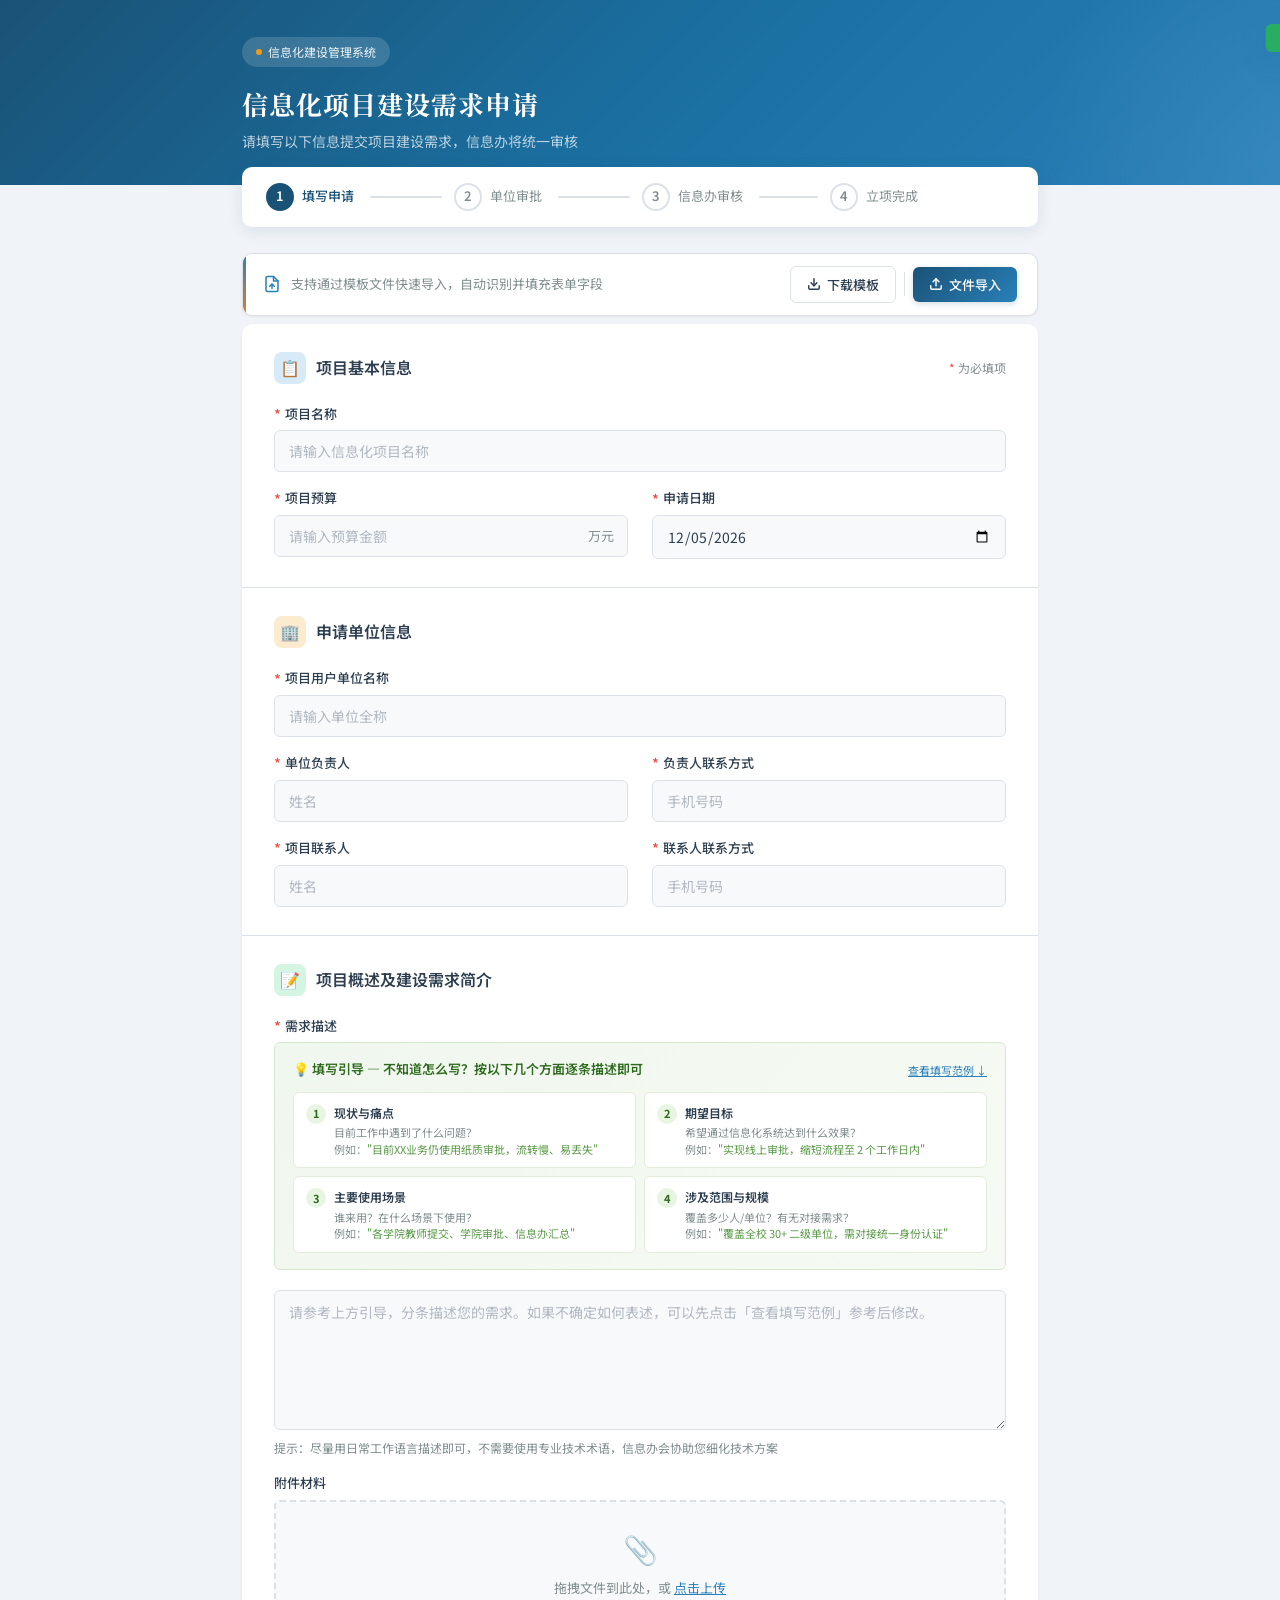
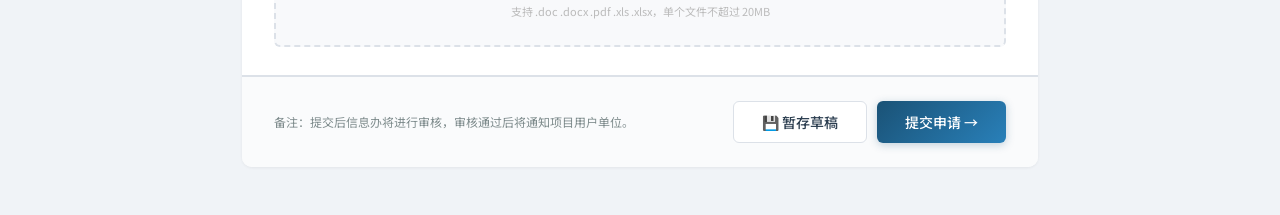
<file: my-project-wiki/raw/assets/project-application-form-3.html>
<!DOCTYPE html>
<html lang="zh-CN">
<head>
<meta charset="UTF-8">
<meta name="viewport" content="width=device-width, initial-scale=1.0">
<title>信息化项目建设需求申请</title>
<link href="https://fonts.googleapis.com/css2?family=Noto+Sans+SC:wght@300;400;500;600;700&family=Noto+Serif+SC:wght@600;700&display=swap" rel="stylesheet">
<style>
  :root {
    --primary: #1a5276;
    --primary-light: #2980b9;
    --primary-pale: #d6eaf8;
    --accent: #e67e22;
    --accent-light: #f39c12;
    --bg: #f0f3f7;
    --card: #ffffff;
    --text: #2c3e50;
    --text-secondary: #7f8c8d;
    --border: #dce1e8;
    --input-bg: #f8f9fb;
    --input-focus: #eaf2f8;
    --success: #27ae60;
    --danger: #e74c3c;
    --warning: #f39c12;
    --shadow-sm: 0 1px 3px rgba(0,0,0,0.06);
    --shadow-md: 0 4px 16px rgba(26,82,118,0.10);
    --shadow-lg: 0 8px 32px rgba(26,82,118,0.12);
    --radius: 10px;
    --radius-sm: 6px;
  }
  * { margin:0; padding:0; box-sizing:border-box; }
  body { font-family:'Noto Sans SC',sans-serif; background:var(--bg); color:var(--text); min-height:100vh; line-height:1.6; }

  /* ── Header ── */
  .page-header {
    background: linear-gradient(135deg, var(--primary) 0%, #1a6fa0 50%, var(--primary-light) 100%);
    position: relative; overflow: hidden;
  }
  .page-header::before {
    content:''; position:absolute; top:-50%; right:-20%; width:500px; height:500px;
    background:radial-gradient(circle,rgba(255,255,255,.06) 0%,transparent 70%); border-radius:50%;
  }
  .header-inner { max-width:860px; margin:0 auto; padding:36px 32px 32px; position:relative; z-index:1; }
  .header-badge {
    display:inline-flex; align-items:center; gap:6px;
    background:rgba(255,255,255,.15); backdrop-filter:blur(8px);
    padding:5px 14px; border-radius:20px; font-size:12px; color:rgba(255,255,255,.9); margin-bottom:16px;
  }
  .header-badge .dot { width:6px; height:6px; background:var(--accent-light); border-radius:50%; animation:pulse 2s infinite; }
  @keyframes pulse { 0%,100%{opacity:1} 50%{opacity:.4} }
  .page-header h1 { font-family:'Noto Serif SC',serif; font-size:26px; font-weight:700; color:#fff; letter-spacing:1px; }
  .page-header p { color:rgba(255,255,255,.7); font-size:14px; margin-top:6px; }

  /* ── Progress ── */
  .progress-bar { max-width:860px; margin:0 auto; padding:0 32px; transform:translateY(-18px); position:relative; z-index:2; }
  .progress-track { background:var(--card); border-radius:var(--radius); padding:16px 24px; box-shadow:var(--shadow-md); display:flex; align-items:center; gap:4px; }
  .step { display:flex; align-items:center; gap:8px; flex:1; }
  .step:not(:last-child)::after { content:''; flex:1; height:2px; background:var(--border); margin:0 8px; border-radius:1px; transition:background .4s; }
  .step.done:not(:last-child)::after { background:var(--success); }
  .step-num {
    width:28px; height:28px; border-radius:50%; display:flex; align-items:center; justify-content:center;
    font-size:13px; font-weight:600; border:2px solid var(--border); color:var(--text-secondary); background:#fff; flex-shrink:0; transition:all .3s;
  }
  .step.active .step-num { border-color:var(--primary); background:var(--primary); color:#fff; }
  .step.done .step-num { border-color:var(--success); background:var(--success); color:#fff; }
  .step-label { font-size:13px; color:var(--text-secondary); white-space:nowrap; }
  .step.active .step-label { color:var(--primary); font-weight:500; }
  .step.done .step-label { color:var(--success); }

  /* ── Import Toolbar ── */
  .import-toolbar { max-width:860px; margin:8px auto 0; padding:0 32px; }
  .toolbar-card {
    background:var(--card); border-radius:var(--radius); box-shadow:var(--shadow-sm);
    padding:12px 20px; display:flex; align-items:center; justify-content:space-between; gap:12px;
    border:1.5px solid var(--border); position:relative; overflow:hidden;
  }
  .toolbar-card::before { content:''; position:absolute; left:0; top:0; bottom:0; width:3px; background:linear-gradient(180deg,var(--primary-light),var(--accent)); border-radius:3px 0 0 3px; }
  .toolbar-left { display:flex; align-items:center; gap:10px; font-size:13px; color:var(--text-secondary); }
  .toolbar-left svg { flex-shrink:0; color:var(--primary-light); }
  .toolbar-right { display:flex; align-items:center; gap:8px; flex-shrink:0; }
  .tb {
    font-family:'Noto Sans SC',sans-serif; font-size:13px; font-weight:500;
    padding:8px 16px; border-radius:var(--radius-sm); border:none; cursor:pointer;
    transition:all .2s; display:inline-flex; align-items:center; gap:6px; white-space:nowrap;
  }
  .tb-import { background:linear-gradient(135deg,var(--primary),var(--primary-light)); color:#fff; box-shadow:0 2px 6px rgba(26,82,118,.2); }
  .tb-import:hover { box-shadow:0 3px 12px rgba(26,82,118,.3); transform:translateY(-1px); }
  .tb-download { background:#fff; border:1.5px solid var(--border); color:var(--text); }
  .tb-download:hover { border-color:var(--accent); color:var(--accent); background:#fffaf5; }
  .tb-divider { width:1px; height:24px; background:var(--border); }

  /* ── Modal ── */
  .modal-overlay {
    position:fixed; inset:0; background:rgba(0,0,0,.45); backdrop-filter:blur(4px);
    z-index:1000; display:none; align-items:center; justify-content:center; padding:24px;
  }
  .modal-overlay.active { display:flex; animation:fadeIn .25s ease; }
  @keyframes fadeIn { from{opacity:0} to{opacity:1} }
  .modal {
    background:var(--card); border-radius:14px; box-shadow:0 20px 60px rgba(0,0,0,.2);
    width:100%; max-width:540px; overflow:hidden; animation:slideUp .35s cubic-bezier(.22,1,.36,1);
  }
  @keyframes slideUp { from{opacity:0;transform:translateY(24px) scale(.97)} to{opacity:1;transform:translateY(0) scale(1)} }
  .modal-hd { padding:20px 24px 16px; display:flex; align-items:center; justify-content:space-between; border-bottom:1px solid var(--border); }
  .modal-hd h3 { font-size:16px; font-weight:600; display:flex; align-items:center; gap:8px; }
  .modal-x {
    width:32px; height:32px; border-radius:8px; border:none; background:transparent;
    cursor:pointer; font-size:18px; color:var(--text-secondary); display:flex; align-items:center; justify-content:center;
  }
  .modal-x:hover { background:var(--input-bg); color:var(--text); }
  .modal-bd { padding:24px; max-height:65vh; overflow-y:auto; }

  /* drop zone */
  .import-drop {
    border:2px dashed var(--border); border-radius:var(--radius); padding:36px 24px;
    text-align:center; cursor:pointer; transition:all .25s; background:var(--input-bg);
  }
  .import-drop:hover,.import-drop.dragover { border-color:var(--primary-light); background:var(--input-focus); }
  .import-drop .di { font-size:40px; margin-bottom:12px; opacity:.5; }
  .import-drop h4 { font-size:15px; font-weight:500; margin-bottom:6px; }
  .import-drop p { font-size:13px; color:var(--text-secondary); }
  .import-drop .bl { color:var(--primary-light); text-decoration:underline; cursor:pointer; }
  .import-drop .fh { font-size:11px; color:#bbb; margin-top:8px; }

  /* selected file */
  .file-selected {
    display:none; padding:12px 16px; background:#f8faf8; border:1px solid #d5f5e3;
    border-radius:var(--radius-sm); margin-bottom:18px; align-items:center; gap:12px;
  }
  .file-selected.active { display:flex; }
  .file-selected .fs-icon { font-size:22px; flex-shrink:0; }
  .file-selected .fs-info { flex:1; }
  .file-selected .fs-name { font-size:13px; font-weight:500; }
  .file-selected .fs-size { font-size:11px; color:var(--text-secondary); }
  .file-selected .fs-remove {
    width:26px; height:26px; border-radius:6px; border:none; background:transparent;
    cursor:pointer; font-size:13px; color:var(--text-secondary); display:flex; align-items:center; justify-content:center;
  }
  .file-selected .fs-remove:hover { background:#fce4e4; color:var(--danger); }

  /* validation steps */
  .val-flow { display:none; }
  .val-flow.active { display:block; }
  .vs { display:flex; align-items:flex-start; gap:12px; padding:12px 0; position:relative; }
  .vs:not(:last-child)::after { content:''; position:absolute; left:15px; top:44px; bottom:0; width:2px; background:#eee; }
  .vi {
    width:32px; height:32px; border-radius:50%; display:flex; align-items:center; justify-content:center;
    font-size:13px; flex-shrink:0; transition:all .3s; position:relative; z-index:1; font-weight:600;
  }
  .vi.pending { background:#f0f0f0; color:#ccc; }
  .vi.running { background:var(--primary-pale); color:var(--primary-light); }
  .vi.running::after {
    content:''; position:absolute; inset:-3px; border-radius:50%;
    border:2px solid transparent; border-top-color:var(--primary-light);
    animation:spin .8s linear infinite;
  }
  @keyframes spin { to{transform:rotate(360deg)} }
  .vi.pass { background:#d5f5e3; color:var(--success); }
  .vi.fail { background:#fce4e4; color:var(--danger); }
  .vinfo { flex:1; padding-top:5px; }
  .vinfo .vt { font-size:14px; font-weight:500; margin-bottom:2px; }
  .vinfo .vd { font-size:12px; color:var(--text-secondary); }
  .vinfo .ve {
    font-size:12px; color:var(--danger); margin-top:6px;
    background:#fef5f5; padding:8px 12px; border-radius:4px; border-left:3px solid var(--danger); line-height:1.6;
  }
  .vinfo .ve b { font-weight:600; }

  /* fill preview */
  .fill-preview { display:none; margin-top:16px; background:#f8faf8; border:1px solid #d5f5e3; border-radius:var(--radius-sm); padding:16px 18px; }
  .fill-preview.active { display:block; animation:fadeIn .3s ease; }
  .fill-preview h4 { font-size:14px; font-weight:600; color:var(--success); margin-bottom:12px; display:flex; align-items:center; gap:6px; }
  .fi { display:flex; align-items:baseline; gap:8px; padding:5px 0; font-size:13px; border-bottom:1px dashed #e8f5e8; }
  .fi:last-child { border-bottom:none; }
  .fi .fl { color:var(--text-secondary); min-width:100px; flex-shrink:0; }
  .fi .fv { color:var(--text); font-weight:500; word-break:break-all; }

  .modal-ft { padding:16px 24px; border-top:1px solid var(--border); display:flex; justify-content:flex-end; gap:8px; background:#fafbfc; }
  .mbtn {
    font-family:'Noto Sans SC',sans-serif; font-size:13px; font-weight:500;
    padding:8px 20px; border-radius:var(--radius-sm); border:none; cursor:pointer; transition:all .2s;
    display:inline-flex; align-items:center; gap:5px;
  }
  .mbtn-cancel { background:#fff; border:1.5px solid var(--border); color:var(--text); }
  .mbtn-cancel:hover { background:var(--input-bg); }
  .mbtn-ok { background:linear-gradient(135deg,var(--success),#2ecc71); color:#fff; box-shadow:0 2px 6px rgba(39,174,96,.25); }
  .mbtn-ok:hover { box-shadow:0 3px 12px rgba(39,174,96,.35); transform:translateY(-1px); }
  .mbtn-ok:disabled { opacity:.45; pointer-events:none; transform:none; }
  .mbtn-retry { background:linear-gradient(135deg,var(--accent),var(--accent-light)); color:#fff; }
  .mbtn-retry:hover { transform:translateY(-1px); }

  /* ── Form ── */
  .form-container { max-width:860px; margin:8px auto 48px; padding:0 32px; }
  .form-card { background:var(--card); border-radius:var(--radius); box-shadow:var(--shadow-sm); overflow:hidden; }
  .section { padding:28px 32px; border-bottom:1px solid var(--border); animation:fadeUp .5s ease both; }
  .section:last-child { border-bottom:none; }
  @keyframes fadeUp { from{opacity:0;transform:translateY(12px)} to{opacity:1;transform:translateY(0)} }
  .section:nth-child(2){animation-delay:.05s} .section:nth-child(3){animation-delay:.1s} .section:nth-child(4){animation-delay:.15s}
  .section-title { display:flex; align-items:center; gap:10px; margin-bottom:20px; }
  .section-icon { width:32px; height:32px; border-radius:8px; display:flex; align-items:center; justify-content:center; font-size:16px; flex-shrink:0; }
  .section-icon.blue { background:var(--primary-pale); color:var(--primary); }
  .section-icon.orange { background:#fdebd0; color:var(--accent); }
  .section-icon.green { background:#d5f5e3; color:var(--success); }
  .section-title h2 { font-size:16px; font-weight:600; }
  .section-title .required-hint { font-size:12px; color:var(--text-secondary); font-weight:400; margin-left:auto; }
  .field-grid { display:grid; grid-template-columns:1fr 1fr; gap:16px 24px; }
  .field-grid .full { grid-column:1/-1; }
  .field { display:flex; flex-direction:column; gap:6px; }
  .field label { font-size:13px; font-weight:500; display:flex; align-items:center; gap:4px; }
  .field label .req { color:var(--danger); font-size:14px; line-height:1; }
  .field input,.field select,.field textarea {
    font-family:'Noto Sans SC',sans-serif; font-size:14px; padding:10px 14px;
    border:1.5px solid var(--border); border-radius:var(--radius-sm); background:var(--input-bg);
    color:var(--text); transition:all .2s; outline:none;
  }
  .field input:hover,.field select:hover,.field textarea:hover { border-color:#bdc3c7; }
  .field input:focus,.field select:focus,.field textarea:focus { border-color:var(--primary-light); background:var(--input-focus); box-shadow:0 0 0 3px rgba(41,128,185,.1); }
  .field input::placeholder,.field textarea::placeholder { color:#b0b8c1; }
  .field textarea { resize:vertical; min-height:140px; line-height:1.7; }
  .field .hint { font-size:12px; color:var(--text-secondary); margin-top:2px; }
  .input-suffix { position:relative; }
  .input-suffix input { width:100%; padding-right:42px; }
  .input-suffix .suffix { position:absolute; right:14px; top:50%; transform:translateY(-50%); font-size:13px; color:var(--text-secondary); pointer-events:none; }

  @keyframes fillFlash {
    0%   { background:#c8f7d5; border-color:var(--success); box-shadow:0 0 0 3px rgba(39,174,96,.15); }
    100% { background:var(--input-bg); border-color:var(--border); box-shadow:none; }
  }
  .field-filled { animation:fillFlash 1.8s ease forwards; }

  .upload-area {
    border:2px dashed var(--border); border-radius:var(--radius-sm); padding:24px;
    text-align:center; cursor:pointer; transition:all .25s; background:var(--input-bg);
  }
  .upload-area:hover { border-color:var(--primary-light); background:var(--input-focus); }
  .upload-icon { font-size:28px; margin-bottom:8px; opacity:.5; }
  .upload-area p { font-size:13px; color:var(--text-secondary); }
  .upload-area .browse { color:var(--primary-light); text-decoration:underline; cursor:pointer; }

  .form-actions {
    padding:24px 32px; background:#fafbfc; border-top:1px solid var(--border);
    display:flex; align-items:center; justify-content:space-between; gap:12px; flex-wrap:wrap;
  }
  .form-note { font-size:12px; color:var(--text-secondary); max-width:360px; line-height:1.5; }
  .btn-group { display:flex; gap:10px; }
  .btn {
    font-family:'Noto Sans SC',sans-serif; font-size:14px; font-weight:500;
    padding:10px 28px; border-radius:var(--radius-sm); border:none; cursor:pointer;
    transition:all .2s; display:inline-flex; align-items:center; gap:6px;
  }
  .btn-secondary { background:#fff; border:1.5px solid var(--border); color:var(--text); }
  .btn-secondary:hover { border-color:#bdc3c7; background:#f8f9fa; }
  .btn-primary { background:linear-gradient(135deg,var(--primary),var(--primary-light)); color:#fff; box-shadow:0 2px 8px rgba(26,82,118,.25); }
  .btn-primary:hover { box-shadow:0 4px 16px rgba(26,82,118,.35); transform:translateY(-1px); }

  .toast {
    position:fixed; top:24px; right:24px; background:var(--success); color:#fff;
    padding:14px 24px; border-radius:var(--radius-sm); font-size:14px; font-weight:500;
    box-shadow:var(--shadow-lg); transform:translateX(120%); transition:transform .4s cubic-bezier(.22,1,.36,1); z-index:1999;
  }
  .toast.show { transform:translateX(0); }

  /* ── Writing Guide ── */
  .write-guide {
    background: linear-gradient(135deg, #f0f7ee 0%, #f6faf4 100%);
    border: 1px solid #d5e8cf;
    border-radius: var(--radius-sm);
    padding: 16px 18px;
    margin-bottom: 14px;
  }
  .guide-header {
    display:flex; align-items:center; justify-content:space-between; gap:8px; margin-bottom:12px;
  }
  .guide-header h4 {
    font-size:13px; font-weight:600; color:#2d6a1e; display:flex; align-items:center; gap:6px;
  }
  .guide-toggle {
    font-family:'Noto Sans SC',sans-serif; font-size:11px; color:var(--primary-light);
    background:none; border:none; cursor:pointer; text-decoration:underline; padding:0;
  }
  .guide-prompts {
    display:grid; grid-template-columns:1fr 1fr; gap:8px;
  }
  .guide-prompt {
    display:flex; align-items:flex-start; gap:8px;
    background:#fff; border:1px solid #e2eddc; border-radius:6px; padding:10px 12px;
    transition:all .2s; cursor:default;
  }
  .guide-prompt:hover { border-color:#b5d4a8; box-shadow:0 1px 4px rgba(45,106,30,.08); }
  .guide-prompt .gp-num {
    width:20px; height:20px; border-radius:50%; background:#e8f5e2; color:#2d6a1e;
    font-size:11px; font-weight:700; display:flex; align-items:center; justify-content:center; flex-shrink:0; margin-top:1px;
  }
  .guide-prompt .gp-body { flex:1; }
  .guide-prompt .gp-title { font-size:12px; font-weight:600; color:var(--text); margin-bottom:2px; }
  .guide-prompt .gp-hint { font-size:11px; color:var(--text-secondary); line-height:1.5; }
  .guide-prompt .gp-hint em { font-style:normal; color:#5a9a48; }

  /* Example panel */
  .guide-example {
    margin-top:10px; border-top:1px dashed #cde0c5; padding-top:12px; display:none;
  }
  .guide-example.active { display:block; animation:fadeIn .25s ease; }
  .guide-example-label {
    font-size:11px; font-weight:600; color:#2d6a1e; margin-bottom:6px; display:flex; align-items:center; gap:5px;
  }
  .guide-example-text {
    font-size:12px; color:var(--text); line-height:1.7; background:#fff;
    border:1px solid #e2eddc; border-radius:6px; padding:12px 14px; position:relative;
  }
  .guide-example-text .ge-section { margin-bottom:6px; }
  .guide-example-text .ge-section:last-child { margin-bottom:0; }
  .guide-example-text .ge-label { font-weight:600; color:#2d6a1e; }
  .use-example-btn {
    font-family:'Noto Sans SC',sans-serif; font-size:11px; font-weight:500;
    margin-top:8px; padding:5px 14px; border-radius:4px; border:1px solid #b5d4a8;
    background:#f0f7ee; color:#2d6a1e; cursor:pointer; transition:all .2s;
    display:inline-flex; align-items:center; gap:4px;
  }
  .use-example-btn:hover { background:#e0efda; border-color:#8ec07c; }

  @media(max-width:640px){
    .guide-prompts{grid-template-columns:1fr;}
    .header-inner{padding:24px 20px} .page-header h1{font-size:20px}
    .progress-bar,.import-toolbar,.form-container{padding:0 16px}
    .step-label{display:none} .section{padding:20px}
    .field-grid{grid-template-columns:1fr;gap:14px}
    .form-actions{padding:16px 20px;flex-direction:column;align-items:stretch;text-align:center}
    .btn-group{justify-content:center} .form-note{max-width:100%}
    .toolbar-card{flex-wrap:wrap} .toolbar-left{font-size:12px}
  }
</style>
</head>
<body>

<!-- Header -->
<header class="page-header">
  <div class="header-inner">
    <div class="header-badge"><span class="dot"></span>信息化建设管理系统</div>
    <h1>信息化项目建设需求申请</h1>
    <p>请填写以下信息提交项目建设需求，信息办将统一审核</p>
  </div>
</header>

<!-- Progress -->
<div class="progress-bar">
  <div class="progress-track">
    <div class="step active"><div class="step-num">1</div><span class="step-label">填写申请</span></div>
    <div class="step"><div class="step-num">2</div><span class="step-label">单位审批</span></div>
    <div class="step"><div class="step-num">3</div><span class="step-label">信息办审核</span></div>
    <div class="step"><div class="step-num">4</div><span class="step-label">立项完成</span></div>
  </div>
</div>

<!-- ★ Import Toolbar ★ -->
<div class="import-toolbar">
  <div class="toolbar-card">
    <div class="toolbar-left">
      <svg width="18" height="18" viewBox="0 0 24 24" fill="none" stroke="currentColor" stroke-width="2" stroke-linecap="round" stroke-linejoin="round"><path d="M14 2H6a2 2 0 0 0-2 2v16a2 2 0 0 0 2 2h12a2 2 0 0 0 2-2V8z"/><polyline points="14 2 14 8 20 8"/><line x1="12" y1="18" x2="12" y2="12"/><polyline points="9 15 12 12 15 15"/></svg>
      <span>支持通过模板文件快速导入，自动识别并填充表单字段</span>
    </div>
    <div class="toolbar-right">
      <button class="tb tb-download" onclick="downloadTemplate()">
        <svg width="14" height="14" viewBox="0 0 24 24" fill="none" stroke="currentColor" stroke-width="2.5" stroke-linecap="round" stroke-linejoin="round"><path d="M21 15v4a2 2 0 0 1-2 2H5a2 2 0 0 1-2-2v-4"/><polyline points="7 10 12 15 17 10"/><line x1="12" y1="15" x2="12" y2="3"/></svg>
        下载模板
      </button>
      <div class="tb-divider"></div>
      <button class="tb tb-import" onclick="openImportModal()">
        <svg width="14" height="14" viewBox="0 0 24 24" fill="none" stroke="currentColor" stroke-width="2.5" stroke-linecap="round" stroke-linejoin="round"><path d="M21 15v4a2 2 0 0 1-2 2H5a2 2 0 0 1-2-2v-4"/><polyline points="17 8 12 3 7 8"/><line x1="12" y1="3" x2="12" y2="15"/></svg>
        文件导入
      </button>
    </div>
  </div>
</div>

<!-- ★ Import Modal ★ -->
<div class="modal-overlay" id="importModal">
  <div class="modal">
    <div class="modal-hd">
      <h3>📄 导入申请表文件</h3>
      <button class="modal-x" onclick="closeModal()">✕</button>
    </div>
    <div class="modal-bd">
      <!-- Phase 1: Upload -->
      <div id="phase-upload">
        <div class="import-drop" id="importDrop">
          <div class="di">📂</div>
          <h4>选择模板文件</h4>
          <p>拖拽文件到此处，或 <span class="bl">点击浏览</span></p>
          <p class="fh">仅支持《西南大学信息化项目建设需求申请表》模板（.docx / .doc）</p>
        </div>
        <input type="file" id="importFileInput" hidden accept=".doc,.docx,.pdf,.xlsx,.txt">
      </div>

      <!-- Phase 2: Validation -->
      <div id="phase-validate" class="val-flow">
        <div class="file-selected" id="fileInfo">
          <div class="fs-icon">📄</div>
          <div class="fs-info">
            <div class="fs-name" id="fileName">—</div>
            <div class="fs-size" id="fileSize">—</div>
          </div>
          <button class="fs-remove" title="移除" onclick="resetImport()">✕</button>
        </div>

        <div class="vs" id="vs1">
          <div class="vi pending" id="vi1">①</div>
          <div class="vinfo">
            <div class="vt">文件格式校验</div>
            <div class="vd">检查文件类型是否为支持的 .docx / .doc 格式</div>
            <div class="ve" id="ve1" style="display:none"></div>
          </div>
        </div>
        <div class="vs" id="vs2">
          <div class="vi pending" id="vi2">②</div>
          <div class="vinfo">
            <div class="vt">模板结构识别</div>
            <div class="vd">校验表格结构是否符合标准《建设需求申请表》模板（7行表格、含项目名称/预算/单位等标准字段）</div>
            <div class="ve" id="ve2" style="display:none"></div>
          </div>
        </div>
        <div class="vs" id="vs3">
          <div class="vi pending" id="vi3">③</div>
          <div class="vinfo">
            <div class="vt">字段内容提取</div>
            <div class="vd">读取模板中已填写的各项字段数据</div>
          </div>
        </div>
        <div class="vs" id="vs4">
          <div class="vi pending" id="vi4">④</div>
          <div class="vinfo">
            <div class="vt">数据映射就绪</div>
            <div class="vd">将提取内容映射到表单对应字段，准备自动填入</div>
          </div>
        </div>

        <div class="fill-preview" id="fillPreview">
          <h4>✅ 识别完成 — 以下内容将自动填入表单</h4>
          <div class="fi"><span class="fl">项目名称</span><span class="fv" id="pv-name">—</span></div>
          <div class="fi"><span class="fl">项目预算</span><span class="fv" id="pv-budget">—</span></div>
          <div class="fi"><span class="fl">申请日期</span><span class="fv" id="pv-date">—</span></div>
          <div class="fi"><span class="fl">用户单位</span><span class="fv" id="pv-unit">—</span></div>
          <div class="fi"><span class="fl">单位负责人</span><span class="fv" id="pv-head">—</span></div>
          <div class="fi"><span class="fl">负责人电话</span><span class="fv" id="pv-headtel">—</span></div>
          <div class="fi"><span class="fl">联系人</span><span class="fv" id="pv-contact">—</span></div>
          <div class="fi"><span class="fl">联系人电话</span><span class="fv" id="pv-contacttel">—</span></div>
          <div class="fi"><span class="fl">需求简介</span><span class="fv" id="pv-desc">—</span></div>
        </div>
      </div>
    </div>

    <div class="modal-ft" id="modalFooter">
      <button class="mbtn mbtn-cancel" onclick="closeModal()">取消</button>
      <button class="mbtn mbtn-ok" id="btnConfirmFill" disabled onclick="confirmFill()">确认填入</button>
    </div>
  </div>
</div>

<!-- Form -->
<main class="form-container">
  <form class="form-card" id="appForm" onsubmit="return false;">
    <div class="section">
      <div class="section-title">
        <div class="section-icon blue">📋</div>
        <h2>项目基本信息</h2>
        <span class="required-hint"><span style="color:var(--danger)">*</span> 为必填项</span>
      </div>
      <div class="field-grid">
        <div class="field full">
          <label><span class="req">*</span> 项目名称</label>
          <input type="text" id="f-name" placeholder="请输入信息化项目名称" required>
        </div>
        <div class="field">
          <label><span class="req">*</span> 项目预算</label>
          <div class="input-suffix">
            <input type="number" id="f-budget" placeholder="请输入预算金额" min="0" step="0.01" required>
            <span class="suffix">万元</span>
          </div>
        </div>
        <div class="field">
          <label><span class="req">*</span> 申请日期</label>
          <input type="date" id="f-date" required>
        </div>
      </div>
    </div>
    <div class="section">
      <div class="section-title">
        <div class="section-icon orange">🏢</div>
        <h2>申请单位信息</h2>
      </div>
      <div class="field-grid">
        <div class="field full">
          <label><span class="req">*</span> 项目用户单位名称</label>
          <input type="text" id="f-unit" placeholder="请输入单位全称" required>
        </div>
        <div class="field">
          <label><span class="req">*</span> 单位负责人</label>
          <input type="text" id="f-head" placeholder="姓名" required>
        </div>
        <div class="field">
          <label><span class="req">*</span> 负责人联系方式</label>
          <input type="tel" id="f-headtel" placeholder="手机号码" required>
        </div>
        <div class="field">
          <label><span class="req">*</span> 项目联系人</label>
          <input type="text" id="f-contact" placeholder="姓名" required>
        </div>
        <div class="field">
          <label><span class="req">*</span> 联系人联系方式</label>
          <input type="tel" id="f-contacttel" placeholder="手机号码" required>
        </div>
      </div>
    </div>
    <div class="section">
      <div class="section-title">
        <div class="section-icon green">📝</div>
        <h2>项目概述及建设需求简介</h2>
      </div>
      <div class="field-grid">
        <div class="field full">
          <label><span class="req">*</span> 需求描述</label>

          <!-- Writing Guide -->
          <div class="write-guide" id="writeGuide">
            <div class="guide-header">
              <h4>💡 填写引导 — 不知道怎么写？按以下几个方面逐条描述即可</h4>
              <button class="guide-toggle" id="guideExampleToggle" onclick="toggleExample()">查看填写范例 ↓</button>
            </div>
            <div class="guide-prompts">
              <div class="guide-prompt">
                <div class="gp-num">1</div>
                <div class="gp-body">
                  <div class="gp-title">现状与痛点</div>
                  <div class="gp-hint">目前工作中遇到了什么问题？<br>例如：<em>"目前XX业务仍使用纸质审批，流转慢、易丢失"</em></div>
                </div>
              </div>
              <div class="guide-prompt">
                <div class="gp-num">2</div>
                <div class="gp-body">
                  <div class="gp-title">期望目标</div>
                  <div class="gp-hint">希望通过信息化系统达到什么效果？<br>例如：<em>"实现线上审批，缩短流程至 2 个工作日内"</em></div>
                </div>
              </div>
              <div class="guide-prompt">
                <div class="gp-num">3</div>
                <div class="gp-body">
                  <div class="gp-title">主要使用场景</div>
                  <div class="gp-hint">谁来用？在什么场景下使用？<br>例如：<em>"各学院教师提交、学院审批、信息办汇总"</em></div>
                </div>
              </div>
              <div class="guide-prompt">
                <div class="gp-num">4</div>
                <div class="gp-body">
                  <div class="gp-title">涉及范围与规模</div>
                  <div class="gp-hint">覆盖多少人/单位？有无对接需求？<br>例如：<em>"覆盖全校 30+ 二级单位，需对接统一身份认证"</em></div>
                </div>
              </div>
            </div>

            <!-- Expandable example -->
            <div class="guide-example" id="guideExample">
              <div class="guide-example-label">📋 填写范例（可直接引用修改）</div>
              <div class="guide-example-text">
                <div class="ge-section"><span class="ge-label">【现状与痛点】</span>目前全校各单位的信息化建设需求通过纸质申请表提交，存在以下问题：表单填写不规范，关键信息缺失率高；纸质流转周期长（平均 7-10 个工作日）；历史需求无法检索和统计分析。</div>
                <div class="ge-section"><span class="ge-label">【期望目标】</span>建设线上需求征集与管理系统，实现需求在线提交、自动校验、流程审批和数据统计，将需求提交到立项评审的周期缩短至 3 个工作日以内。</div>
                <div class="ge-section"><span class="ge-label">【主要使用场景】</span>二级单位联系人在线填报需求 → 单位负责人线上审批 → 信息办统一受理、组织专家评审 → 反馈评审结果并跟踪实施。</div>
                <div class="ge-section"><span class="ge-label">【涉及范围与规模】</span>覆盖全校 35 个二级单位，约 200 名填报和审批用户；系统需对接学校统一身份认证平台和 OA 消息通知接口。</div>
              </div>
              <button class="use-example-btn" onclick="useExample()">📝 引用此范例到输入框</button>
            </div>
          </div>

          <textarea id="f-desc" placeholder="请参考上方引导，分条描述您的需求。如果不确定如何表述，可以先点击「查看填写范例」参考后修改。" required></textarea>
          <span class="hint">提示：尽量用日常工作语言描述即可，不需要使用专业技术术语，信息办会协助您细化技术方案</span>
        </div>
        <div class="field full">
          <label>附件材料</label>
          <div class="upload-area" id="uploadArea">
            <div class="upload-icon">📎</div>
            <p>拖拽文件到此处，或 <span class="browse">点击上传</span></p>
            <p style="font-size:11px;margin-top:4px;color:#bbb;">支持 .doc .docx .pdf .xls .xlsx，单个文件不超过 20MB</p>
          </div>
          <input type="file" id="fileInput" hidden multiple accept=".doc,.docx,.pdf,.xls,.xlsx">
        </div>
      </div>
    </div>

    <div class="form-actions">
      <div class="form-note">备注：提交后信息办将进行审核，审核通过后将通知项目用户单位。</div>
      <div class="btn-group">
        <button type="button" class="btn btn-secondary" onclick="saveDraft()">💾 暂存草稿</button>
        <button type="submit" class="btn btn-primary" onclick="submitForm()">提交申请 →</button>
      </div>
    </div>
  </form>
</main>

<div class="toast" id="toast"></div>

<script>
/* ═══════════════════════════════════════
   Core Helpers
   ═══════════════════════════════════════ */
document.getElementById('f-date').valueAsDate = new Date();

function showToast(msg, color) {
  const t = document.getElementById('toast');
  t.textContent = msg;
  t.style.background = color || 'var(--success)';
  t.classList.add('show');
  setTimeout(() => t.classList.remove('show'), 2600);
}

/* ═══════════════════════════════════════
   Template Download (demo)
   ═══════════════════════════════════════ */
function downloadTemplate() {
  showToast('⬇ 正在下载模板：西南大学信息化项目建设需求申请表.docx', 'var(--primary-light)');
  // In production: window.location.href = '/api/template/download/xxx.docx';
}

/* ═══════════════════════════════════════
   Import Modal
   ═══════════════════════════════════════ */
function openImportModal() {
  resetImport();
  document.getElementById('importModal').classList.add('active');
}
function closeModal() {
  document.getElementById('importModal').classList.remove('active');
}

/* Demo data — simulates content extracted from a filled template */
const DEMO = {
  name: '智慧校园一卡通升级改造项目',
  budget: '186.5',
  date: '2026-04-15',
  unit: '信息化建设办公室',
  head: '张明远',
  headtel: '13812345678',
  contact: '李思然',
  contacttel: '13987654321',
  desc: '为满足学校智慧校园建设总体规划要求，拟对现有一卡通系统进行全面升级改造。主要建设内容包括：\n1. 核心平台升级至云架构，支持多校区统一管理；\n2. 新增移动支付（微信/支付宝）和数字人民币支付通道；\n3. 部署人脸识别终端，覆盖食堂、图书馆、门禁等场景；\n4. 建设数据分析平台，实现消费行为分析和异常预警。\n预计覆盖全校 4 万余名师生，项目建设周期 12 个月。'
};

/* ── File select interaction ── */
const importDrop = document.getElementById('importDrop');
const importFileInput = document.getElementById('importFileInput');

importDrop.addEventListener('click', () => importFileInput.click());
importDrop.addEventListener('dragover', e => { e.preventDefault(); importDrop.classList.add('dragover'); });
importDrop.addEventListener('dragleave', () => importDrop.classList.remove('dragover'));
importDrop.addEventListener('drop', e => {
  e.preventDefault(); importDrop.classList.remove('dragover');
  if (e.dataTransfer.files[0]) handleImportFile(e.dataTransfer.files[0]);
});
importFileInput.addEventListener('change', () => {
  if (importFileInput.files[0]) handleImportFile(importFileInput.files[0]);
});

let isValidTemplate = false;

function handleImportFile(file) {
  const ext = file.name.split('.').pop().toLowerCase();
  const sizeKB = (file.size / 1024).toFixed(1);

  /* Switch to validation view */
  document.getElementById('phase-upload').style.display = 'none';
  const vf = document.getElementById('phase-validate');
  vf.classList.add('active');
  document.getElementById('fileInfo').classList.add('active');
  document.getElementById('fileName').textContent = file.name;
  document.getElementById('fileSize').textContent = sizeKB + ' KB';

  /* Decide demo scenario based on file properties */
  const isDocx = (ext === 'docx' || ext === 'doc');
  const looksLikeTemplate = file.name.includes('申请') || file.name.includes('需求');

  runValidation(isDocx, looksLikeTemplate);
}

/* ── Animated validation pipeline ── */
function runValidation(isDocx, looksLikeTemplate) {
  /* Reset everything */
  ['vi1','vi2','vi3','vi4'].forEach(id => {
    const el = document.getElementById(id);
    el.className = 'vi pending';
    el.textContent = {'vi1':'①','vi2':'②','vi3':'③','vi4':'④'}[id];
  });
  ['ve1','ve2'].forEach(id => { document.getElementById(id).style.display = 'none'; });
  document.getElementById('fillPreview').classList.remove('active');
  isValidTemplate = false;
  resetFooter();

  /* ── Step 1: File format check ── */
  setTimeout(() => { document.getElementById('vi1').className = 'vi running'; }, 300);

  setTimeout(() => {
    if (!isDocx) {
      fail('vi1', 've1', '文件格式不正确。系统仅支持 <b>.docx / .doc</b> 格式的模板文件，当前文件格式不符合要求。<br>请下载标准模板填写后重新导入。');
      return;
    }
    pass('vi1');

    /* ── Step 2: Template structure ── */
    setTimeout(() => { document.getElementById('vi2').className = 'vi running'; }, 200);
    setTimeout(() => {
      if (!looksLikeTemplate) {
        fail('vi2', 've2', '模板结构校验失败。未识别到标准《西南大学信息化项目建设需求申请表》的表格结构（需包含 7 行标准表格：项目名称、项目预算、用户单位、申请日期等字段）。<br>请确保上传的是通过 <b>"下载模板"</b> 获取的标准文件。');
        return;
      }
      pass('vi2');

      /* ── Step 3: Extract fields ── */
      setTimeout(() => { document.getElementById('vi3').className = 'vi running'; }, 200);
      setTimeout(() => {
        pass('vi3');

        /* ── Step 4: Mapping ── */
        setTimeout(() => { document.getElementById('vi4').className = 'vi running'; }, 200);
        setTimeout(() => {
          pass('vi4');
          isValidTemplate = true;

          /* Show fill preview */
          document.getElementById('pv-name').textContent = DEMO.name;
          document.getElementById('pv-budget').textContent = DEMO.budget + ' 万元';
          document.getElementById('pv-date').textContent = DEMO.date;
          document.getElementById('pv-unit').textContent = DEMO.unit;
          document.getElementById('pv-head').textContent = DEMO.head;
          document.getElementById('pv-headtel').textContent = DEMO.headtel;
          document.getElementById('pv-contact').textContent = DEMO.contact;
          document.getElementById('pv-contacttel').textContent = DEMO.contacttel;
          document.getElementById('pv-desc').textContent = DEMO.desc.length > 80 ? DEMO.desc.substring(0, 80) + '…' : DEMO.desc;
          document.getElementById('fillPreview').classList.add('active');
          document.getElementById('btnConfirmFill').disabled = false;
        }, 600);
      }, 700);
    }, 900);
  }, 900);
}

function pass(viId) {
  const el = document.getElementById(viId);
  el.className = 'vi pass';
  el.textContent = '✓';
}

function fail(viId, veId, msg) {
  const vi = document.getElementById(viId);
  vi.className = 'vi fail';
  vi.textContent = '✗';
  const ve = document.getElementById(veId);
  ve.innerHTML = msg;
  ve.style.display = 'block';
  showFailFooter();
}

function resetFooter() {
  document.getElementById('modalFooter').innerHTML =
    '<button class="mbtn mbtn-cancel" onclick="closeModal()">取消</button>' +
    '<button class="mbtn mbtn-ok" id="btnConfirmFill" disabled onclick="confirmFill()">确认填入</button>';
}

function showFailFooter() {
  document.getElementById('modalFooter').innerHTML =
    '<button class="mbtn mbtn-cancel" onclick="closeModal()">关闭</button>' +
    '<button class="mbtn mbtn-retry" onclick="resetImport()">🔄 重新选择文件</button>';
}

function resetImport() {
  document.getElementById('phase-upload').style.display = '';
  document.getElementById('phase-validate').classList.remove('active');
  document.getElementById('fileInfo').classList.remove('active');
  document.getElementById('fillPreview').classList.remove('active');
  importFileInput.value = '';
  isValidTemplate = false;
  resetFooter();
}

/* ═══════════════════════════════════════
   Confirm Fill — animate into form
   ═══════════════════════════════════════ */
function confirmFill() {
  if (!isValidTemplate) return;
  closeModal();

  const fields = [
    { id:'f-name',       val:DEMO.name,       delay:100 },
    { id:'f-budget',     val:DEMO.budget,      delay:250 },
    { id:'f-date',       val:DEMO.date,        delay:400 },
    { id:'f-unit',       val:DEMO.unit,        delay:580 },
    { id:'f-head',       val:DEMO.head,        delay:720 },
    { id:'f-headtel',    val:DEMO.headtel,     delay:860 },
    { id:'f-contact',    val:DEMO.contact,     delay:1000 },
    { id:'f-contacttel', val:DEMO.contacttel,  delay:1140 },
    { id:'f-desc',       val:DEMO.desc,        delay:1300 },
  ];

  fields.forEach(({ id, val, delay }) => {
    setTimeout(() => {
      const el = document.getElementById(id);
      el.value = val;
      el.classList.remove('field-filled');
      void el.offsetWidth;
      el.classList.add('field-filled');
    }, delay);
  });

  setTimeout(() => {
    showToast('✅ 已从模板文件自动填入 9 个字段');
    document.querySelector('.form-container').scrollIntoView({ behavior:'smooth', block:'start' });
  }, 1500);
}

/* ═══════════════════════════════════════
   Writing Guide
   ═══════════════════════════════════════ */
function toggleExample() {
  const ex = document.getElementById('guideExample');
  const btn = document.getElementById('guideExampleToggle');
  if (ex.classList.contains('active')) {
    ex.classList.remove('active');
    btn.textContent = '查看填写范例 ↓';
  } else {
    ex.classList.add('active');
    btn.textContent = '收起范例 ↑';
  }
}

function useExample() {
  const example =
`【现状与痛点】目前全校各单位的信息化建设需求通过纸质申请表提交，存在以下问题：表单填写不规范，关键信息缺失率高；纸质流转周期长（平均 7-10 个工作日）；历史需求无法检索和统计分析。

【期望目标】建设线上需求征集与管理系统，实现需求在线提交、自动校验、流程审批和数据统计，将需求提交到立项评审的周期缩短至 3 个工作日以内。

【主要使用场景】二级单位联系人在线填报需求 → 单位负责人线上审批 → 信息办统一受理、组织专家评审 → 反馈评审结果并跟踪实施。

【涉及范围与规模】覆盖全校 35 个二级单位，约 200 名填报和审批用户；系统需对接学校统一身份认证平台和 OA 消息通知接口。`;

  const el = document.getElementById('f-desc');
  el.value = example;
  el.classList.remove('field-filled');
  void el.offsetWidth;
  el.classList.add('field-filled');
  el.focus();
  showToast('📝 范例已填入，请根据实际情况修改', 'var(--primary-light)');
  // Scroll textarea into view
  el.scrollIntoView({ behavior:'smooth', block:'center' });
}

/* ═══════════════════════════════════════
   Original form interactions
   ═══════════════════════════════════════ */
const uploadArea = document.getElementById('uploadArea');
const fileInput = document.getElementById('fileInput');
uploadArea.addEventListener('click', () => fileInput.click());
uploadArea.addEventListener('dragover', e => { e.preventDefault(); uploadArea.style.borderColor='var(--primary-light)'; uploadArea.style.background='var(--input-focus)'; });
uploadArea.addEventListener('dragleave', () => { uploadArea.style.borderColor=''; uploadArea.style.background=''; });
uploadArea.addEventListener('drop', e => { e.preventDefault(); uploadArea.style.borderColor=''; uploadArea.style.background=''; handleAttach(e.dataTransfer.files); });
fileInput.addEventListener('change', () => handleAttach(fileInput.files));

function handleAttach(files) {
  if (!files.length) return;
  const names = Array.from(files).map(f => f.name).join('、');
  uploadArea.innerHTML = '<div class="upload-icon">✅</div><p style="color:var(--success);font-weight:500;">已选择 '+files.length+' 个文件</p><p style="font-size:12px;margin-top:4px;color:var(--text-secondary);">'+names+'</p>';
}

function saveDraft() { showToast('✓ 草稿已暂存', '#7f8c8d'); }

function submitForm() {
  const inputs = document.getElementById('appForm').querySelectorAll('[required]');
  let valid = true;
  inputs.forEach(inp => {
    if (!inp.value.trim()) {
      inp.style.borderColor='var(--danger)'; inp.style.background='#fef5f5'; valid=false;
      inp.addEventListener('input', function f(){ inp.style.borderColor=''; inp.style.background=''; inp.removeEventListener('input',f); }, {once:true});
    }
  });
  if (!valid) { showToast('⚠ 请填写所有必填项','var(--danger)'); return; }
  document.querySelectorAll('.step')[0].classList.replace('active','done');
  document.querySelectorAll('.step')[0].querySelector('.step-num').textContent = '✓';
  document.querySelectorAll('.step')[1].classList.add('active');
  showToast('✓ 申请已提交，等待单位审批');
}
</script>
</body>
</html>
</file>
<file: my-project-code/demo/shared/style.css>
/* ===== Google Fonts Import ===== */
@import url('https://fonts.googleapis.com/css2?family=Noto+Serif+SC:wght@500;700;900&family=LXGW+WenKai:wght@400;500;700&display=swap');

/* ===== CSS Variables / Light Blue Theme ===== */
:root {
  --primary: #2563eb;
  --primary-hover: #1d4ed8;
  --primary-light: #3b82f6;
  --accent: #2563eb;
  --accent-hover: #1d4ed8;
  --accent-light: #dbeafe;
  --success: #15803d;
  --warning: #a16207;
  --danger: #dc2626;
  --info: #1d4ed8;
  --text-primary: #0f172a;
  --text-secondary: #64748b;
  --text-muted: #94a3b8;
  --border: #e2e8f0;
  --border-light: #f1f5f9;
  --bg-layout: #f0f5ff;
  --bg-card: #ffffff;
  --bg-warm: #f8faff;
  --sidebar-bg: #ffffff;
  --sidebar-text: #475569;
  --sidebar-active-bg: #eff6ff;
  --sidebar-hover-bg: #f8fafc;
  --sidebar-active-text: #2563eb;
  --sidebar-group-text: #94a3b8;
  --header-height: 56px;
  --sidebar-width: 220px;
  --radius: 8px;
  --radius-lg: 12px;
  --shadow: 0 1px 3px rgba(15,23,42,.06), 0 1px 2px rgba(15,23,42,.04);
  --shadow-md: 0 4px 6px -1px rgba(15,23,42,.07), 0 2px 4px -2px rgba(15,23,42,.05);
  --shadow-lg: 0 10px 15px -3px rgba(15,23,42,.08), 0 4px 6px -4px rgba(15,23,42,.04);
  --font-display: 'Noto Serif SC', 'SimSun', serif;
  --font-body: 'LXGW WenKai', 'PingFang SC', 'Microsoft YaHei', sans-serif;
  --transition: .2s cubic-bezier(.4,0,.2,1);
}

/* ===== Reset ===== */
*, *::before, *::after { box-sizing: border-box; margin: 0; padding: 0; }
body {
  font-family: var(--font-body);
  font-size: 14px;
  color: var(--text-primary);
  background: var(--bg-layout);
  -webkit-font-smoothing: antialiased;
  -moz-osx-font-smoothing: grayscale;
}
a { color: var(--accent); text-decoration: none; cursor: pointer; transition: color var(--transition); }
a:hover { color: var(--accent-hover); text-decoration: underline; }
table { border-collapse: collapse; width: 100%; }

/* ===== Scrollbar ===== */
::-webkit-scrollbar { width: 6px; height: 6px; }
::-webkit-scrollbar-track { background: transparent; }
::-webkit-scrollbar-thumb { background: #cbd5e1; border-radius: 3px; }
::-webkit-scrollbar-thumb:hover { background: #94a3b8; }

/* ===== Layout ===== */
.layout { display: flex; flex-direction: column; height: 100vh; overflow: hidden; }
.layout-header {
  height: var(--header-height);
  background: var(--primary);
  display: flex; align-items: center; justify-content: space-between;
  padding: 0 24px;
  flex-shrink: 0;
  z-index: 100;
  box-shadow: 0 1px 3px rgba(0,0,0,.2);
}
.layout-header .logo {
  font-family: var(--font-display);
  font-size: 17px;
  font-weight: 700;
  color: #f1f5f9;
  white-space: nowrap;
  letter-spacing: 1.5px;
}
.layout-header .header-right { display: flex; align-items: center; gap: 14px; }
.layout-body { display: flex; flex: 1; overflow: hidden; }
.layout-sidebar {
  width: var(--sidebar-width);
  background: var(--sidebar-bg);
  overflow-y: auto;
  flex-shrink: 0;
  border-right: 1px solid var(--border);
  box-shadow: none;
}
.layout-content {
  flex: 1;
  overflow-y: auto;
  padding: 20px 24px;
  background: var(--bg-layout);
  animation: contentFadeIn .35s ease;
}
@keyframes contentFadeIn { from { opacity: 0; transform: translateY(6px); } to { opacity: 1; transform: none; } }

/* ===== Sidebar Navigation ===== */
.nav-group-label {
  padding: 16px 20px 6px;
  font-size: 10px;
  letter-spacing: 2px;
  color: var(--sidebar-group-text);
  text-transform: uppercase;
  font-weight: 700;
}
.nav-item {
  display: flex;
  align-items: center;
  gap: 8px;
  padding: 10px 20px;
  color: var(--sidebar-text);
  cursor: pointer;
  font-size: 13px;
  transition: all var(--transition);
  white-space: nowrap;
  overflow: hidden;
  text-overflow: ellipsis;
  text-decoration: none;
  border-left: 3px solid transparent;
  margin: 1px 0;
}
.nav-item svg {
  width: 16px;
  height: 16px;
  flex-shrink: 0;
  stroke-width: 1.8;
}
.nav-item.active svg {
  color: var(--sidebar-active-text);
}
.nav-item:hover {
  background: var(--sidebar-hover-bg);
  color: var(--text-primary);
  text-decoration: none;
}
.nav-item.active {
  background: var(--sidebar-active-bg);
  color: var(--sidebar-active-text);
  font-weight: 600;
  text-decoration: none;
  border-left-color: var(--sidebar-active-text);
}

/* ===== Breadcrumb ===== */
.breadcrumb {
  font-size: 12px;
  color: var(--text-muted);
  margin-bottom: 14px;
  font-weight: 500;
}
.breadcrumb span { color: var(--text-primary); font-weight: 600; }
.breadcrumb a { color: var(--text-muted); text-decoration: none; }
.breadcrumb a:hover { color: var(--accent); }

/* ===== Page Title ===== */
.page-header {
  display: flex;
  align-items: center;
  justify-content: space-between;
  margin-bottom: 20px;
}
.page-title {
  font-family: var(--font-display);
  font-size: 20px;
  font-weight: 700;
  color: var(--text-primary);
  letter-spacing: 0.5px;
}

/* ===== Cards ===== */
.card {
  background: var(--bg-card);
  border-radius: var(--radius-lg);
  border: 1px solid var(--border);
  padding: 22px;
  margin-bottom: 18px;
  box-shadow: var(--shadow);
  transition: box-shadow var(--transition);
  animation: cardEnter .4s ease both;
}
.card:hover { box-shadow: var(--shadow-md); }
.card-title {
  font-family: var(--font-display);
  font-size: 15px;
  font-weight: 700;
  margin-bottom: 16px;
  color: var(--text-primary);
  border-bottom: 2px solid var(--border-light);
  padding-bottom: 12px;
  letter-spacing: 0.3px;
}
@keyframes cardEnter {
  from { opacity: 0; transform: translateY(10px); }
  to { opacity: 1; transform: none; }
}
.card:nth-child(2) { animation-delay: .05s; }
.card:nth-child(3) { animation-delay: .1s; }
.card:nth-child(4) { animation-delay: .15s; }

/* ===== Stat Cards ===== */
.stat-row { display: flex; gap: 16px; margin-bottom: 18px; }
.stat-card {
  flex: 1;
  background: var(--bg-card);
  border-radius: var(--radius-lg);
  padding: 18px 22px;
  border: 1px solid var(--border);
  display: flex;
  flex-direction: column;
  gap: 6px;
  box-shadow: var(--shadow);
  transition: all var(--transition);
  position: relative;
  overflow: hidden;
  animation: cardEnter .4s ease both;
}
.stat-card::before {
  content: '';
  position: absolute;
  left: 0;
  top: 0;
  bottom: 0;
  width: 4px;
}
.stat-card:hover {
  transform: translateY(-2px);
  box-shadow: var(--shadow-lg);
}
.stat-value { font-family: var(--font-display); font-size: 30px; font-weight: 900; color: var(--text-primary); line-height: 1.1; }
.stat-label { font-size: 12px; color: var(--text-secondary); font-weight: 500; }

.stat-card.success::before { background: var(--success); }
.stat-card.success .stat-value { color: var(--success); }
.stat-card.warning::before { background: var(--warning); }
.stat-card.warning .stat-value { color: var(--warning); }
.stat-card.purple::before { background: #7c3aed; }
.stat-card.purple .stat-value { color: #7c3aed; }
.stat-card.danger::before { background: var(--danger); }
.stat-card.danger .stat-value { color: var(--danger); }

.stat-blue::before   { background: var(--info) !important; }
.stat-blue .stat-value   { color: var(--info) !important; }
.stat-green::before  { background: var(--success) !important; }
.stat-green .stat-value  { color: var(--success) !important; }
.stat-orange::before { background: #ea580c !important; }
.stat-orange .stat-value { color: #ea580c !important; }
.stat-purple::before { background: #7c3aed !important; }
.stat-purple .stat-value { color: #7c3aed !important; }

/* ===== Buttons ===== */
.btn {
  display: inline-flex;
  align-items: center;
  gap: 6px;
  padding: 7px 18px;
  border-radius: 6px;
  border: 1px solid var(--border);
  background: #fff;
  font-family: var(--font-body);
  font-size: 13px;
  font-weight: 500;
  cursor: pointer;
  transition: all var(--transition);
  color: var(--text-primary);
}
.btn:hover { border-color: var(--primary); color: var(--primary); box-shadow: 0 1px 2px rgba(0,0,0,.05); }
.btn-primary {
  background: var(--accent);
  border-color: var(--accent);
  color: #fff;
}
.btn-primary:hover { background: var(--accent-hover); border-color: var(--accent-hover); color: #fff; box-shadow: 0 2px 4px rgba(14,165,156,.3); }
.btn-success { background: var(--success); border-color: var(--success); color: #fff; }
.btn-success:hover { background: #16a34a; border-color: #16a34a; color: #fff; }
.btn-danger { background: #fef2f2; border-color: #fecaca; color: var(--danger); }
.btn-danger:hover { background: #fee2e2; }
.btn-warning { background: var(--accent); border-color: var(--accent); color: #fff; }
.btn-warning:hover { background: var(--accent-hover); border-color: var(--accent-hover); color: #fff; }
.btn-danger-outline { background: #fff; border-color: var(--danger); color: var(--danger); }
.btn-danger-outline:hover { background: #fef2f2; }
.btn-sm { padding: 4px 12px; font-size: 12px; border-radius: 5px; }
.btn-link { border: none; background: none; color: var(--accent); padding: 0 4px; text-decoration: underline; font-weight: 500; }
.btn-link:hover { color: var(--accent-hover); }
.btn-default { background: #fff; border: 1px solid var(--border); color: var(--text-primary); }
.btn-default:hover { border-color: var(--primary); color: var(--primary); }

/* ===== Forms ===== */
.form-grid { display: grid; grid-template-columns: 1fr 1fr; gap: 16px; margin-bottom: 16px; }
.form-grid.cols-1 { grid-template-columns: 1fr; }
.form-grid.cols-3 { grid-template-columns: 1fr 1fr 1fr; }
.form-item { display: flex; flex-direction: column; gap: 5px; }
.form-item.span-2 { grid-column: span 2; }
.form-label { font-size: 13px; color: var(--text-secondary); font-weight: 500; }
.form-label .req { color: var(--danger); margin-left: 2px; }
.required::after { content: ' *'; color: var(--danger); }
.form-control {
  padding: 8px 12px;
  border: 1px solid var(--border);
  border-radius: 6px;
  font-family: var(--font-body);
  font-size: 13px;
  outline: none;
  transition: all var(--transition);
  background: #fff;
  color: var(--text-primary);
  width: 100%;
}
.form-control:focus { border-color: var(--accent); box-shadow: 0 0 0 3px rgba(14,165,156,.12); }
.form-control[readonly], .form-control[disabled] { background: var(--bg-layout); color: var(--text-secondary); }
textarea.form-control { resize: vertical; min-height: 80px; }
.input {
  padding: 7px 12px;
  border: 1px solid var(--border);
  border-radius: 6px;
  font-family: var(--font-body);
  font-size: 13px;
  outline: none;
  transition: all var(--transition);
  background: #fff;
  color: var(--text-primary);
}
.input:focus { border-color: var(--accent); box-shadow: 0 0 0 3px rgba(14,165,156,.12); }
.input[disabled] { background: var(--bg-layout); color: var(--text-secondary); }
.select {
  padding: 7px 12px;
  border: 1px solid var(--border);
  border-radius: 6px;
  font-family: var(--font-body);
  font-size: 13px;
  outline: none;
  background: #fff;
  color: var(--text-primary);
  cursor: pointer;
  transition: border-color var(--transition);
}
.select:focus { border-color: var(--accent); }
.textarea {
  padding: 8px 12px;
  border: 1px solid var(--border);
  border-radius: 6px;
  font-family: var(--font-body);
  font-size: 13px;
  outline: none;
  resize: vertical;
  background: #fff;
  color: var(--text-primary);
  width: 100%;
  transition: all var(--transition);
}
.textarea:focus { border-color: var(--accent); box-shadow: 0 0 0 3px rgba(14,165,156,.12); }
.textarea[disabled] { background: var(--bg-layout); color: var(--text-secondary); }
.form-hint { font-size: 11px; color: var(--text-muted); }
.form-footer { display: flex; justify-content: flex-end; gap: 8px; padding-top: 10px; border-top: 1px solid var(--border-light); margin-top: 10px; }
.form-actions { display: flex; justify-content: flex-end; gap: 8px; padding-top: 14px; border-top: 1px solid var(--border-light); margin-top: 18px; }
.form-title {
  font-family: var(--font-display);
  font-size: 16px;
  font-weight: 700;
  border-bottom: 2px solid var(--accent);
  padding-bottom: 10px;
  margin-bottom: 16px;
}
.form-section-title {
  font-family: var(--font-display);
  font-size: 14px;
  font-weight: 700;
  color: var(--text-primary);
  border-left: 3px solid var(--accent);
  padding-left: 10px;
  margin: 16px 0 12px;
  letter-spacing: 0.3px;
}

/* ===== Search / Filter Bar ===== */
.search-bar { display: flex; gap: 8px; align-items: center; margin-bottom: 16px; flex-wrap: wrap; }
.filter-bar { display: flex; gap: 8px; align-items: center; margin-bottom: 16px; flex-wrap: wrap; }
.filter-bar .input, .filter-bar .select { padding: 6px 12px; border: 1px solid var(--border); border-radius: 6px; font-size: 13px; }

/* ===== Tables ===== */
.table-wrap {
  background: var(--bg-card);
  border-radius: var(--radius-lg);
  border: 1px solid var(--border);
  overflow: hidden;
  box-shadow: var(--shadow);
}
.table { width: 100%; border-collapse: collapse; }
.data-table { width: 100%; }
.data-table th, .table th {
  padding: 12px 14px;
  background: #f1f5f9;
  font-weight: 600;
  font-size: 12px;
  color: var(--text-secondary);
  border-bottom: 2px solid var(--border);
  text-align: left;
  white-space: nowrap;
  text-transform: uppercase;
  letter-spacing: 0.5px;
}
.data-table th.sortable { cursor: pointer; user-select: none; }
.data-table th.sortable:hover { color: var(--text-primary); }
.data-table th .sort-icon { font-size: 10px; margin-left: 4px; opacity: .5; }
.data-table td, .table td {
  padding: 11px 14px;
  border-bottom: 1px solid var(--border-light);
  font-size: 13px;
  transition: background var(--transition);
}
.data-table tr:last-child td, .table tr:last-child td { border-bottom: none; }
.data-table tr:hover td, .table tr:hover td { background: #f8fafc; }
.table-pagination {
  padding: 12px 14px;
  display: flex;
  justify-content: space-between;
  align-items: center;
  font-size: 12px;
  color: var(--text-secondary);
  border-top: 1px solid var(--border);
  background: #fafbfc;
}

/* ===== Tags (Properly Color-Coded) ===== */
.tag {
  display: inline-block;
  padding: 2px 10px;
  border-radius: 12px;
  font-size: 11px;
  white-space: nowrap;
  font-weight: 600;
  letter-spacing: 0.2px;
}
.tag-blue    { background: #eff6ff; color: #1d4ed8; border: 1px solid #bfdbfe; }
.tag-green   { background: #f0fdf4; color: #15803d; border: 1px solid #bbf7d0; }
.tag-success { background: #f0fdf4; color: #15803d; border: 1px solid #bbf7d0; }
.tag-orange  { background: #fff7ed; color: #c2410c; border: 1px solid #fed7aa; }
.tag-warning { background: #fefce8; color: #a16207; border: 1px solid #fef08a; }
.tag-red     { background: #fef2f2; color: #dc2626; border: 1px solid #fecaca; }
.tag-danger  { background: #fef2f2; color: #dc2626; border: 1px solid #fecaca; }
.tag-purple  { background: #faf5ff; color: #7c3aed; border: 1px solid #e9d5ff; }
.tag-gray    { background: #f1f5f9; color: #475569; border: 1px solid #cbd5e1; }
.tag-cyan    { background: #ecfeff; color: #0e7490; border: 1px solid #a5f3fc; }

/* ===== Notice Items ===== */
.notice-item {
  border-left: 4px solid var(--border);
  padding: 10px 14px;
  border-radius: 0 var(--radius) var(--radius) 0;
  margin-bottom: 10px;
  font-size: 13px;
  background: #fff;
  box-shadow: var(--shadow);
  transition: transform var(--transition);
}
.notice-item:hover { transform: translateX(2px); }
.notice-item.danger  { border-left-color: var(--danger); background: #fffbfb; }
.notice-item.warning { border-left-color: var(--warning); background: #fffdf5; }
.notice-item.info    { border-left-color: var(--accent); background: #f0fdfa; }
.notice-title { font-weight: 700; margin-bottom: 4px; }
.notice-time  { font-size: 11px; color: var(--text-muted); margin-top: 4px; }

/* ===== Timeline ===== */
.timeline { position: relative; padding-left: 28px; }
.timeline-item { position: relative; padding-bottom: 22px; }
.timeline-item:last-child { padding-bottom: 0; }
.timeline-item::before { content: ''; position: absolute; left: -18px; top: 8px; bottom: -14px; width: 2px; background: var(--border); }
.timeline-item:last-child::before { display: none; }
.timeline-dot {
  position: absolute; left: -26px; top: 3px;
  width: 16px; height: 16px;
  border-radius: 50%;
  background: var(--border);
  border: 3px solid #fff;
  box-shadow: 0 0 0 1px var(--border);
  transition: all var(--transition);
}
.timeline-dot.done    { background: var(--accent); box-shadow: 0 0 0 1px var(--accent); }
.timeline-dot.active  { background: var(--accent); box-shadow: 0 0 0 3px rgba(14,165,156,.2); }
.timeline-content { font-size: 13px; }
.timeline-header { display: flex; align-items: center; gap: 8px; margin-bottom: 4px; font-weight: 600; }
.timeline-meta { font-size: 11px; color: var(--text-muted); }

/* ===== Lifecycle Progress Bar ===== */
.lifecycle { display: flex; align-items: center; margin: 20px 0; }
.lifecycle-bar { display: flex; align-items: center; }
.lc-step { display: flex; flex-direction: column; align-items: center; flex: 1; min-width: 64px; }
.lc-dot {
  width: 32px; height: 32px;
  border-radius: 50%;
  display: flex; align-items: center; justify-content: center;
  font-size: 12px; font-weight: 700;
  background: var(--border);
  color: var(--text-muted);
  border: 2px solid var(--border);
  transition: all var(--transition);
}
.lc-dot.done    { background: var(--accent); color: #fff; border-color: var(--accent); }
.lc-dot.active  { background: var(--accent); color: #fff; border-color: var(--accent); box-shadow: 0 0 0 4px rgba(14,165,156,.15); }
.lc-label { font-size: 11px; color: var(--text-muted); margin-top: 6px; white-space: nowrap; font-weight: 500; }
.lc-label.done   { color: var(--accent); }
.lc-label.active { color: var(--accent); font-weight: 700; }
.lc-line { flex: 1; height: 2px; background: var(--border); margin-top: -14px; transition: background var(--transition); }
.lc-line.done { background: var(--accent); }
.lc-done  .lc-dot { background: var(--accent); color: #fff; border-color: var(--accent); }
.lc-done  .lc-label { color: var(--accent); }
.lc-done-line { background: var(--accent) !important; }
.lc-active .lc-dot { background: var(--accent); color: #fff; border-color: var(--accent); box-shadow: 0 0 0 4px rgba(14,165,156,.15); }
.lc-active .lc-label { color: var(--accent); font-weight: 700; }
.lc-pending .lc-dot { background: var(--border); color: var(--text-muted); }
.lc-pending .lc-label { color: var(--text-muted); }

/* ===== Approval Flow Nodes ===== */
.approval-flow { display: flex; flex-direction: column; }
.af-node { display: flex; align-items: flex-start; gap: 12px; padding: 8px 0; }
.af-dot {
  width: 20px; height: 20px;
  border-radius: 50%;
  background: var(--border);
  color: var(--text-muted);
  display: flex; align-items: center; justify-content: center;
  font-size: 10px; flex-shrink: 0; margin-top: 2px;
}
.af-line { width: 2px; height: 16px; background: var(--border); margin-left: 9px; }
.af-body { flex: 1; }
.af-node-title  { font-weight: 700; font-size: 13px; }
.af-node-meta   { font-size: 11px; color: var(--text-muted); margin-top: 2px; }
.af-node-comment{ font-size: 12px; color: var(--text-secondary); margin-top: 4px; }
.step-done   .af-dot { background: var(--accent); color: #fff; }
.step-active .af-dot { background: var(--accent); color: #fff; box-shadow: 0 0 0 3px rgba(14,165,156,.2); }
.step-danger .af-dot { background: var(--danger); color: #fff; }
.step-done .af-line  { background: var(--accent); }
.step-pending .af-dot { background: var(--border); }

/* ===== Progress Bar ===== */
.progress-bar-wrap { background: var(--border-light); border-radius: 4px; overflow: hidden; height: 6px; flex: 1; }
.progress-bar {
  height: 100%;
  background: linear-gradient(90deg, var(--accent), #60a5fa);
  border-radius: 4px;
  transition: width .5s cubic-bezier(.4,0,.2,1);
}

/* ===== Detail Grid ===== */
.detail-grid { display: grid; grid-template-columns: repeat(2, 1fr); gap: 12px 24px; }
.detail-item { display: flex; flex-direction: column; gap: 4px; }
.detail-label { font-size: 12px; color: var(--text-muted); font-weight: 500; }

/* ===== Alerts ===== */
.alert { padding: 12px 16px; border-radius: var(--radius); font-size: 13px; margin-bottom: 12px; }
.alert-success { background: #f0fdf4; border: 1px solid #bbf7d0; color: #15803d; }
.alert-danger  { background: #fef2f2; border: 1px solid #fecaca; color: var(--danger); }
.alert-warning { background: #fefce8; border: 1px solid #fef08a; color: #92400e; }

/* ===== Links ===== */
.link { color: var(--accent); cursor: pointer; text-decoration: underline; font-weight: 500; }
.link:hover { color: var(--accent-hover); }
.link-danger { color: var(--danger); cursor: pointer; }
.link-danger:hover { color: #991b1b; text-decoration: underline; }
.link-action { color: var(--accent); cursor: pointer; font-size: 13px; text-decoration: underline; font-weight: 500; }
.link-action:hover { color: var(--accent-hover); }

/* ===== Toast ===== */
.toast-container { position: fixed; top: 20px; right: 20px; z-index: 9999; display: flex; flex-direction: column; gap: 10px; }
.toast {
  padding: 12px 18px;
  border-radius: var(--radius);
  background: #fff;
  box-shadow: var(--shadow-lg);
  font-size: 13px;
  display: flex;
  align-items: center;
  gap: 10px;
  animation: toastSlideIn .3s cubic-bezier(.4,0,.2,1);
  border: 1px solid var(--border);
  font-weight: 500;
}
.toast.success { border-left: 4px solid var(--success); }
.toast.error   { border-left: 4px solid var(--danger); }
.toast.info    { border-left: 4px solid var(--accent); }
.toast.warning { border-left: 4px solid var(--warning); }
@keyframes toastSlideIn { from { opacity:0; transform:translateX(30px) scale(.95); } to { opacity:1; transform:none; } }

.toast-icon { display: inline-flex; align-items: center; justify-content: center; width: 20px; height: 20px; border-radius: 50%; font-size: 11px; font-weight: 700; line-height: 1; }
.toast-icon--success { background: var(--success); color: #fff; }
.toast-icon--error   { background: var(--danger); color: #fff; }
.toast-icon--info    { background: var(--accent); color: #fff; }
.toast-icon--warning { background: var(--warning); color: #fff; }

/* ===== Role Switcher ===== */
.role-select {
  padding: 5px 12px;
  border: 1px solid rgba(255,255,255,.2);
  border-radius: 6px;
  font-family: var(--font-body);
  font-size: 13px;
  background: rgba(255,255,255,.1);
  color: #e2e8f0;
  cursor: pointer;
  outline: none;
  min-width: 160px;
  transition: all var(--transition);
}
.role-select:hover { background: rgba(255,255,255,.15); border-color: rgba(255,255,255,.3); }
.role-select option { background: #fff; color: var(--text-primary); }

/* ===== Empty State ===== */
.empty-state { text-align: center; padding: 52px 0; color: var(--text-muted); }
.empty-state .icon { font-size: 44px; margin-bottom: 10px; opacity: .5; }

/* ===== Tabs ===== */
.tabs { display: flex; border-bottom: 2px solid var(--border-light); margin-bottom: 18px; gap: 4px; }
.tab-item {
  padding: 10px 22px;
  cursor: pointer;
  font-size: 13px;
  font-weight: 500;
  color: var(--text-secondary);
  border-bottom: 2px solid transparent;
  margin-bottom: -2px;
  transition: all var(--transition);
  border-radius: 6px 6px 0 0;
}
.tab-item:hover { color: var(--text-primary); background: var(--border-light); }
.tab-item.active {
  color: var(--accent);
  border-bottom-color: var(--accent);
  font-weight: 700;
  background: transparent;
}

/* ===== Badge ===== */
.badge {
  display: inline-flex;
  align-items: center;
  justify-content: center;
  min-width: 18px;
  height: 18px;
  padding: 0 6px;
  background: var(--danger);
  color: #fff;
  border-radius: 9px;
  font-size: 11px;
  font-weight: 700;
  vertical-align: top;
  margin-left: 4px;
}

/* ===== Utility Classes ===== */
.flex { display: flex; }
.flex-1 { flex: 1; }
.gap-8 { gap: 8px; }
.gap-16 { gap: 16px; }
.mt-8  { margin-top: 8px; }
.mt-16 { margin-top: 16px; }
.mb-8  { margin-bottom: 8px; }
.mb-16 { margin-bottom: 16px; }
.text-right { text-align: right; }
.text-secondary { color: var(--text-secondary); }
.font-bold { font-weight: 700; }

/* ===== Step Wizard ===== */
.step-wizard { display: flex; align-items: center; margin: 22px 0; padding: 18px 0; }
.sw-step { display: flex; flex-direction: column; align-items: center; min-width: 84px; }
.sw-number {
  width: 36px; height: 36px;
  border-radius: 50%;
  display: flex; align-items: center; justify-content: center;
  font-size: 14px; font-weight: 700;
  background: var(--border);
  color: var(--text-muted);
  border: 2px solid var(--border);
  transition: all var(--transition);
}
.sw-step.done .sw-number { background: var(--accent); color: #fff; border-color: var(--accent); }
.sw-step.active .sw-number { background: var(--accent); color: #fff; border-color: var(--accent); box-shadow: 0 0 0 5px rgba(14,165,156,.15); }
.sw-label { font-size: 12px; margin-top: 8px; color: var(--text-muted); white-space: nowrap; font-weight: 500; }
.sw-step.done .sw-label { color: var(--accent); }
.sw-step.active .sw-label { color: var(--accent); font-weight: 700; }
.sw-line { flex: 1; height: 2px; background: var(--border); margin: 0 10px; margin-top: -20px; }
.sw-line.done { background: var(--accent); }

/* ===== Modal Dialog ===== */
.modal-overlay {
  position: fixed; top: 0; left: 0; width: 100%; height: 100%;
  background: rgba(15,23,42,.5);
  backdrop-filter: blur(4px);
  z-index: 1000;
  display: flex; align-items: center; justify-content: center;
  animation: modalBgFadeIn .25s ease;
}
.modal-dialog {
  background: #fff;
  border-radius: var(--radius-lg);
  width: 520px;
  max-width: 90vw;
  max-height: 85vh;
  box-shadow: 0 20px 60px rgba(15,23,42,.2);
  display: flex; flex-direction: column;
  border: 1px solid var(--border);
  animation: modalSlideUp .3s cubic-bezier(.4,0,.2,1);
}
.modal-header {
  display: flex; align-items: center; justify-content: space-between;
  padding: 18px 22px;
  border-bottom: 1px solid var(--border-light);
}
.modal-title { font-family: var(--font-display); font-size: 17px; font-weight: 700; }
.modal-close { font-size: 22px; cursor: pointer; color: var(--text-muted); padding: 0 4px; line-height: 1; transition: color var(--transition); }
.modal-close:hover { color: var(--text-primary); }
.modal-body { padding: 22px; overflow-y: auto; flex: 1; }
.modal-footer { padding: 14px 22px; border-top: 1px solid var(--border-light); display: flex; justify-content: flex-end; gap: 8px; }
@keyframes modalBgFadeIn { from { opacity: 0; } to { opacity: 1; } }
@keyframes modalSlideUp { from { opacity: 0; transform: translateY(20px) scale(.97); } to { opacity: 1; transform: none; } }

/* ===== Drawer (Right Slide) ===== */
.drawer-overlay {
  position: fixed; top: 0; left: 0; width: 100%; height: 100%;
  background: rgba(15,23,42,.4);
  backdrop-filter: blur(3px);
  z-index: 1000;
  animation: modalBgFadeIn .2s ease;
}
.drawer-panel {
  position: fixed; top: 0; right: -500px;
  width: 500px; max-width: 92vw;
  height: 100%;
  background: #fff;
  box-shadow: -8px 0 30px rgba(15,23,42,.12);
  transition: right .35s cubic-bezier(.4,0,.2,1);
  display: flex; flex-direction: column;
  border-left: none;
}
.drawer-overlay.open .drawer-panel { right: 0; }
.drawer-header {
  display: flex; align-items: center; justify-content: space-between;
  padding: 18px 22px;
  border-bottom: 1px solid var(--border-light);
  flex-shrink: 0;
}
.drawer-title { font-family: var(--font-display); font-size: 17px; font-weight: 700; }
.drawer-close { font-size: 22px; cursor: pointer; color: var(--text-muted); padding: 0 4px; transition: color var(--transition); }
.drawer-close:hover { color: var(--text-primary); }
.drawer-body { padding: 22px; overflow-y: auto; flex: 1; }

/* ===== Workflow Flow Diagram ===== */
.flow-diagram { display: flex; align-items: center; flex-wrap: wrap; gap: 6px; padding: 18px 0; overflow-x: auto; }
.flow-node {
  display: flex; flex-direction: column; align-items: center;
  min-width: 96px; padding: 10px 14px;
  border-radius: var(--radius);
  border: 2px solid var(--border);
  background: #fff;
  text-align: center; cursor: default;
  transition: all var(--transition);
  box-shadow: var(--shadow);
}
.flow-node.main { border-color: var(--accent); background: #f0fdfa; }
.flow-node.review { border-color: var(--text-muted); background: #f8fafc; border-style: dashed; }
.flow-node.locked { opacity: .6; }
.flow-node.editable { cursor: pointer; }
.flow-node.editable:hover { box-shadow: var(--shadow-md); transform: translateY(-2px); }
.flow-node-name { font-size: 12px; font-weight: 700; }
.flow-node-role { font-size: 10px; color: var(--text-muted); margin-top: 3px; }
.flow-node-status { font-size: 10px; margin-top: 4px; }
.flow-node-status.completed { color: var(--success); font-weight: 600; }
.flow-node-status.in-progress { color: var(--accent); font-weight: 700; }
.flow-node-status.unreached { color: var(--text-muted); }
.flow-node-status.rollback { color: var(--warning); }
.flow-arrow { font-size: 18px; color: var(--border); margin: 0 4px; margin-top: -20px; }

/* ===== Return Banner ===== */
.return-banner {
  background: #fff7ed;
  border: 1px solid #fed7aa;
  border-radius: var(--radius);
  padding: 14px 18px;
  margin-bottom: 18px;
}
.return-banner-title { font-weight: 700; color: #c2410c; margin-bottom: 4px; font-size: 13px; }
.return-banner-meta { font-size: 12px; color: var(--text-secondary); }
.return-banner-reason { font-size: 13px; margin-top: 8px; padding: 10px; background: #fff; border-radius: 6px; border: 1px solid #fed7aa; }

/* ===== Change Level Indicator ===== */
.change-level {
  display: inline-flex; align-items: center; gap: 6px;
  padding: 6px 14px; border-radius: 6px;
  font-size: 13px; font-weight: 700;
}
.change-level.major { background: #fef2f2; color: var(--danger); border: 1px solid #fecaca; }
.change-level.general { background: #fefce8; color: #92400e; border: 1px solid #fef08a; }
.change-level.info { background: #f0fdf4; color: var(--success); border: 1px solid #bbf7d0; }

/* ===== Quick Entry Cards ===== */
.quick-entries { display: flex; gap: 14px; margin-bottom: 18px; }
.quick-entry {
  display: flex; align-items: center; gap: 10px;
  padding: 14px 18px;
  background: #fff;
  border-radius: var(--radius-lg);
  border: 1px solid var(--border);
  cursor: pointer;
  transition: all var(--transition);
  flex: 1;
  box-shadow: var(--shadow);
}
.quick-entry:hover {
  border-color: var(--accent);
  background: #f0fdfa;
  transform: translateY(-2px);
  box-shadow: var(--shadow-md);
}
.quick-entry-icon { font-size: 26px; }
.quick-entry-text { font-size: 14px; font-weight: 600; }
.quick-entry-desc { font-size: 11px; color: var(--text-secondary); }

/* ===== Tab Content Transition ===== */
.tab-content { animation: tabFadeIn .25s ease; }
@keyframes tabFadeIn { from { opacity: 0; transform: translateY(6px); } to { opacity: 1; transform: none; } }

/* ===== CSS Indicators ===== */
.ci-pass, .ci-warn, .ci-fail { display: inline-block; width: 8px; height: 8px; border-radius: 50%; margin-right: 5px; vertical-align: middle; }
.ci-pass { background: var(--success); box-shadow: 0 0 0 2px rgba(21,128,61,.15); }
.ci-warn { background: var(--warning); box-shadow: 0 0 0 2px rgba(161,98,7,.15); }
.ci-fail { background: var(--danger); box-shadow: 0 0 0 2px rgba(220,38,38,.15); }

/* ===== Inline Notice ===== */
.inline-notice { display: inline-block; padding: 2px 8px; border-radius: 4px; font-size: 11px; background: var(--border-light); color: var(--text-secondary); border: 1px solid var(--border); font-weight: 500; }
.inline-notice.lock { color: var(--text-secondary); }
.inline-notice.warn { color: #92400e; background: #fefce8; border-color: #fef08a; }

/* ===== Channel Badge ===== */
.channel-badge { display: inline-block; padding: 2px 8px; border-radius: 4px; font-size: 10px; background: var(--border-light); color: var(--text-secondary); border: 1px solid var(--border); margin-right: 3px; font-weight: 500; }

/* ===== Role Icon Badge ===== */
.role-icon-badge {
  display: inline-flex; align-items: center; justify-content: center;
  width: 40px; height: 40px;
  border-radius: 50%;
  background: linear-gradient(135deg, #1d4ed8 0%, #3b82f6 100%);
  color: #fff;
  font-size: 14px;
  font-weight: 700;
  letter-spacing: 1px;
  box-shadow: 0 2px 8px rgba(15,23,42,.2);
}
.role-icon-badge.sm { width: 26px; height: 26px; font-size: 10px; }

/* ===== Flow Lock Label ===== */
.flow-lock { display: inline-block; padding: 2px 8px; border-radius: 4px; font-size: 11px; font-weight: 500; }
.flow-lock.locked { background: #fef2f2; color: var(--danger); border: 1px solid #fecaca; }
.flow-lock.unlocked { background: #f0fdf4; color: var(--success); border: 1px solid #bbf7d0; }

/* ===== Responsive ===== */
@media (max-width: 640px) {
  .drawer-panel { width: 100%; right: -100%; }
  .modal-dialog { width: 95vw; }
  .step-wizard { overflow-x: auto; }
  .layout-sidebar { width: 180px; }
}
</file>
